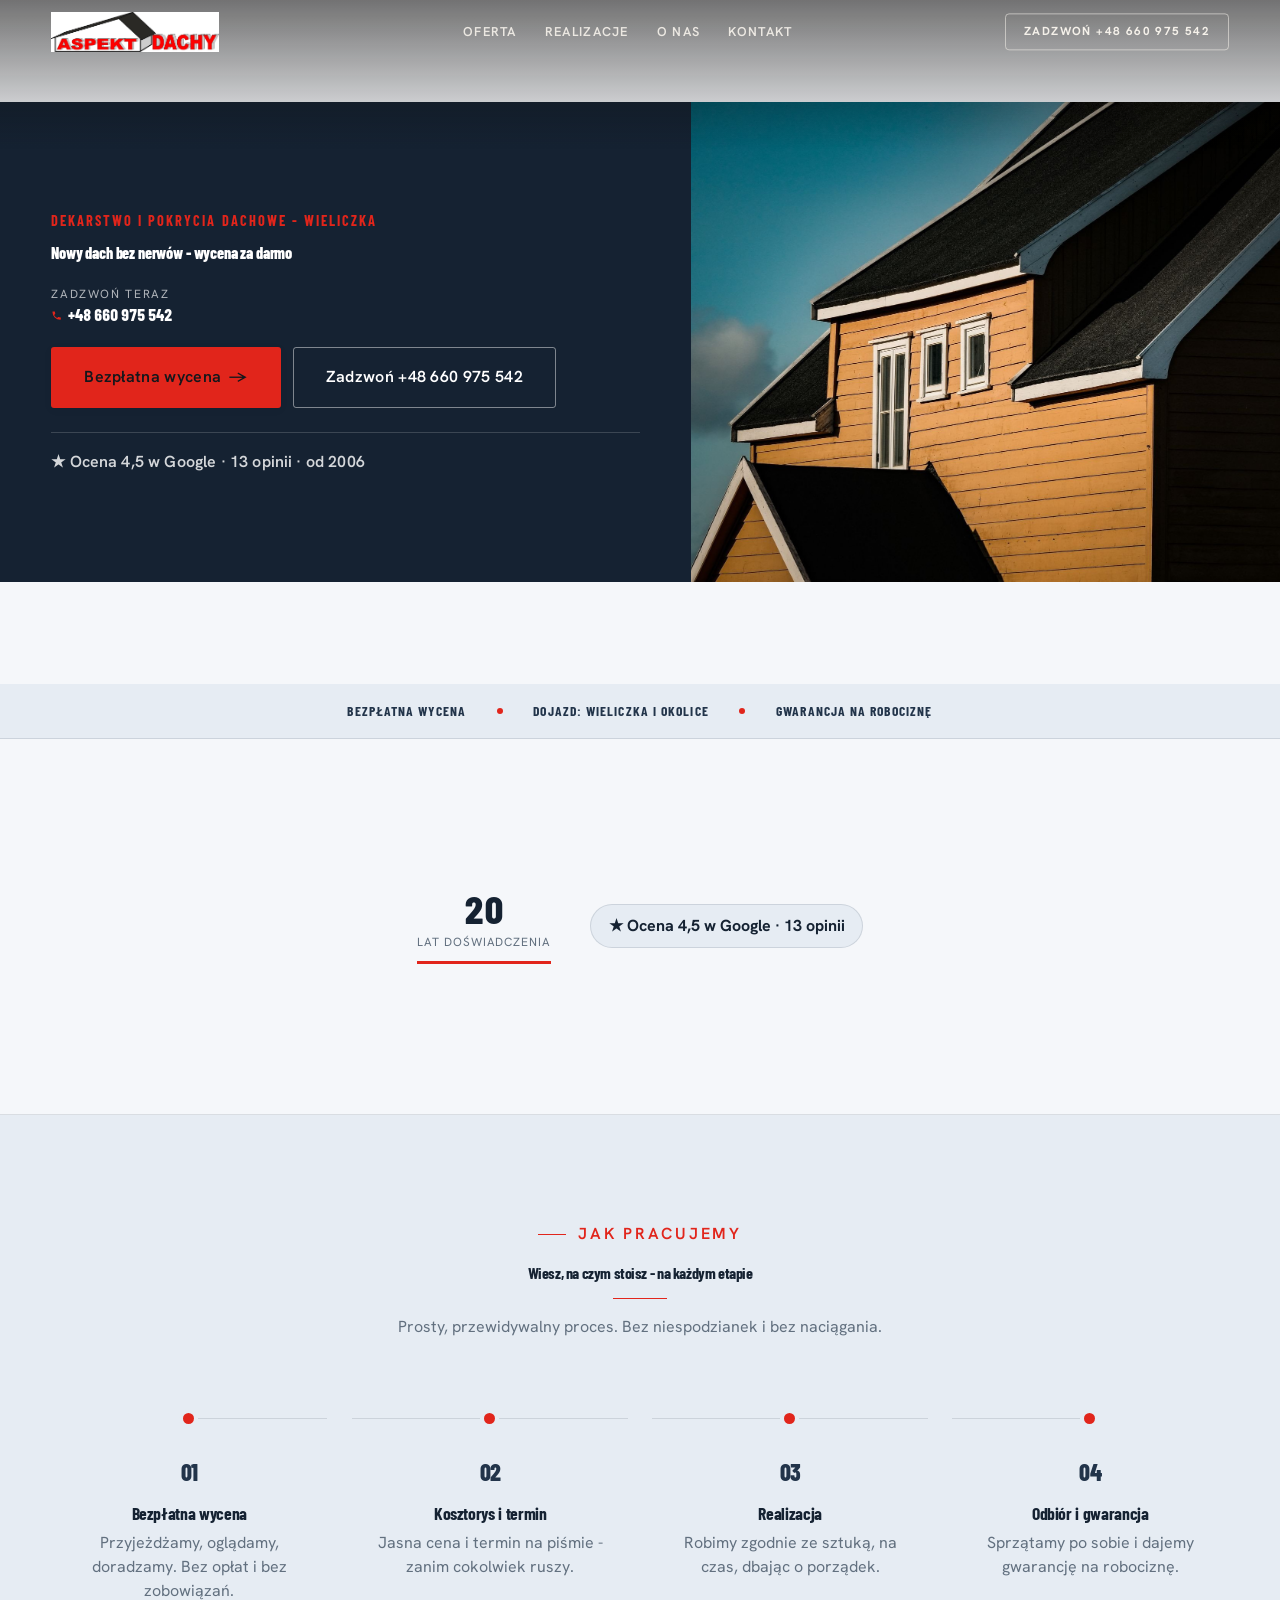
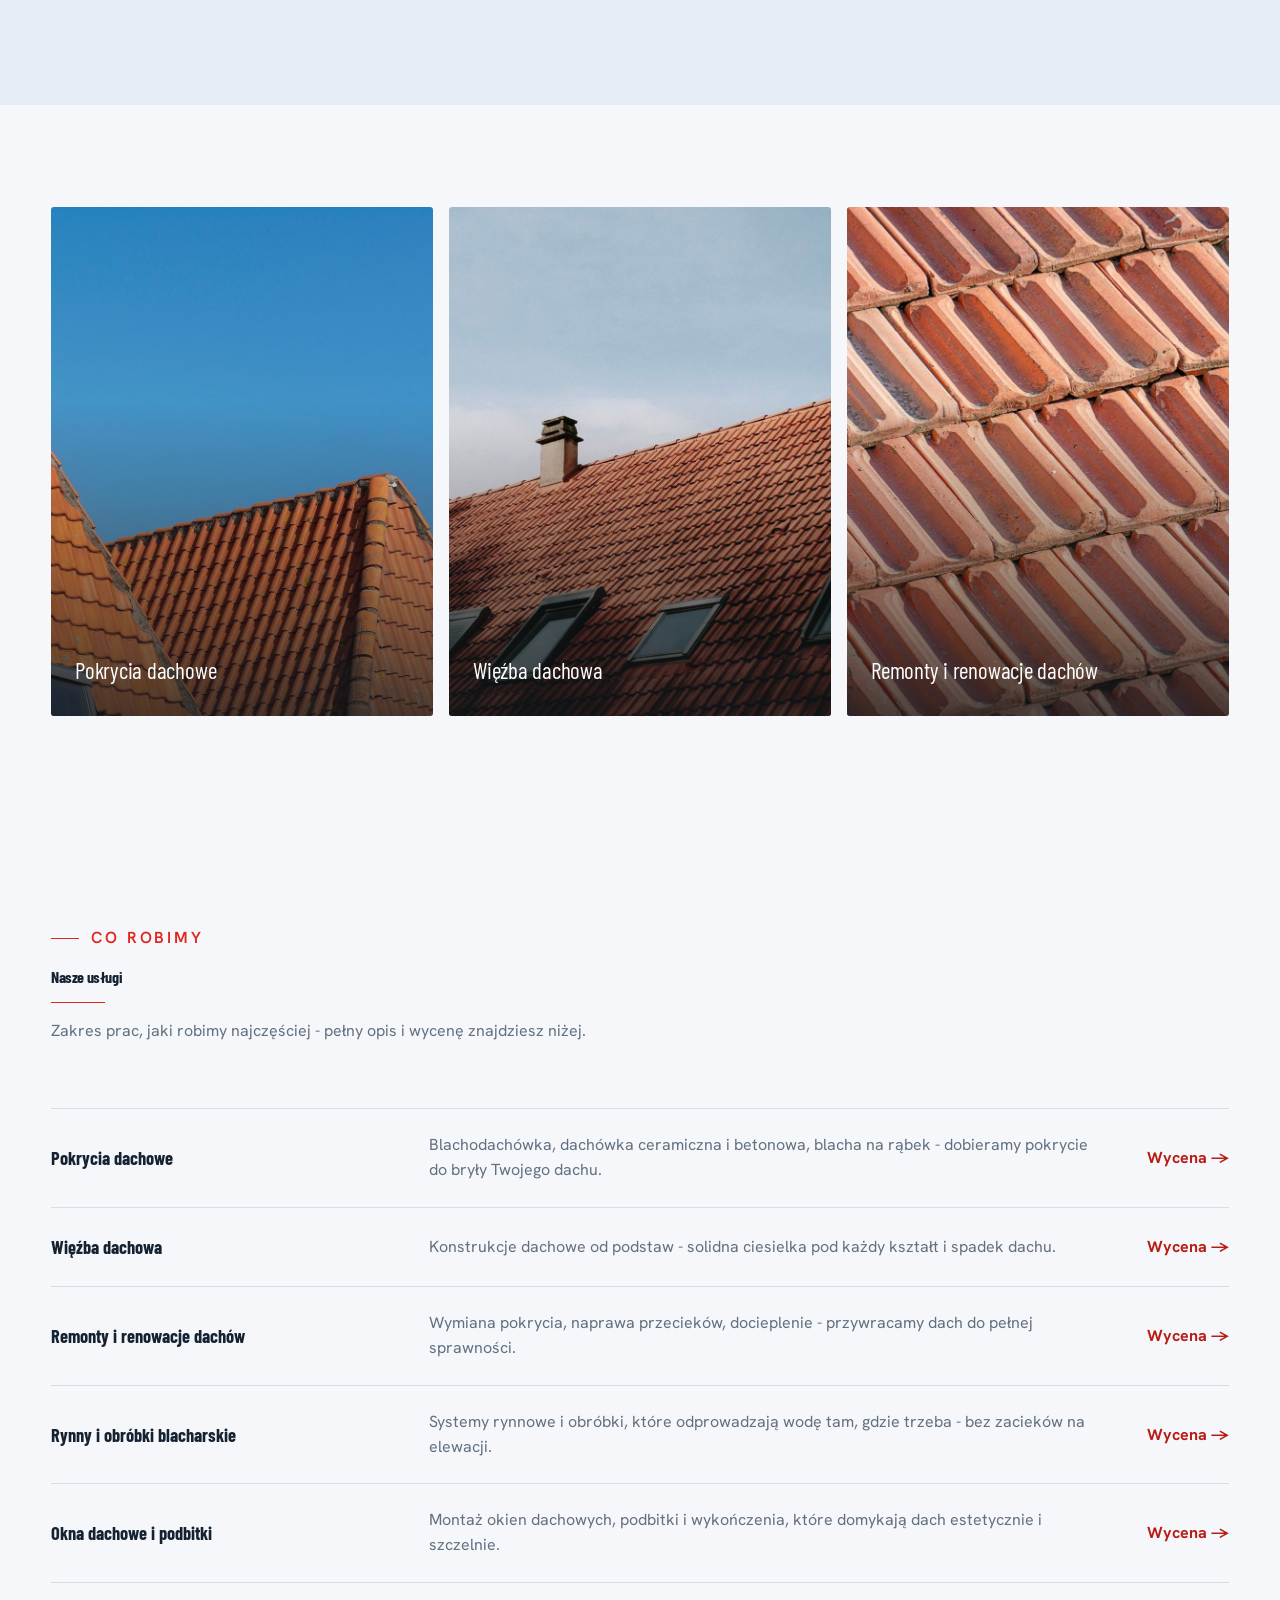
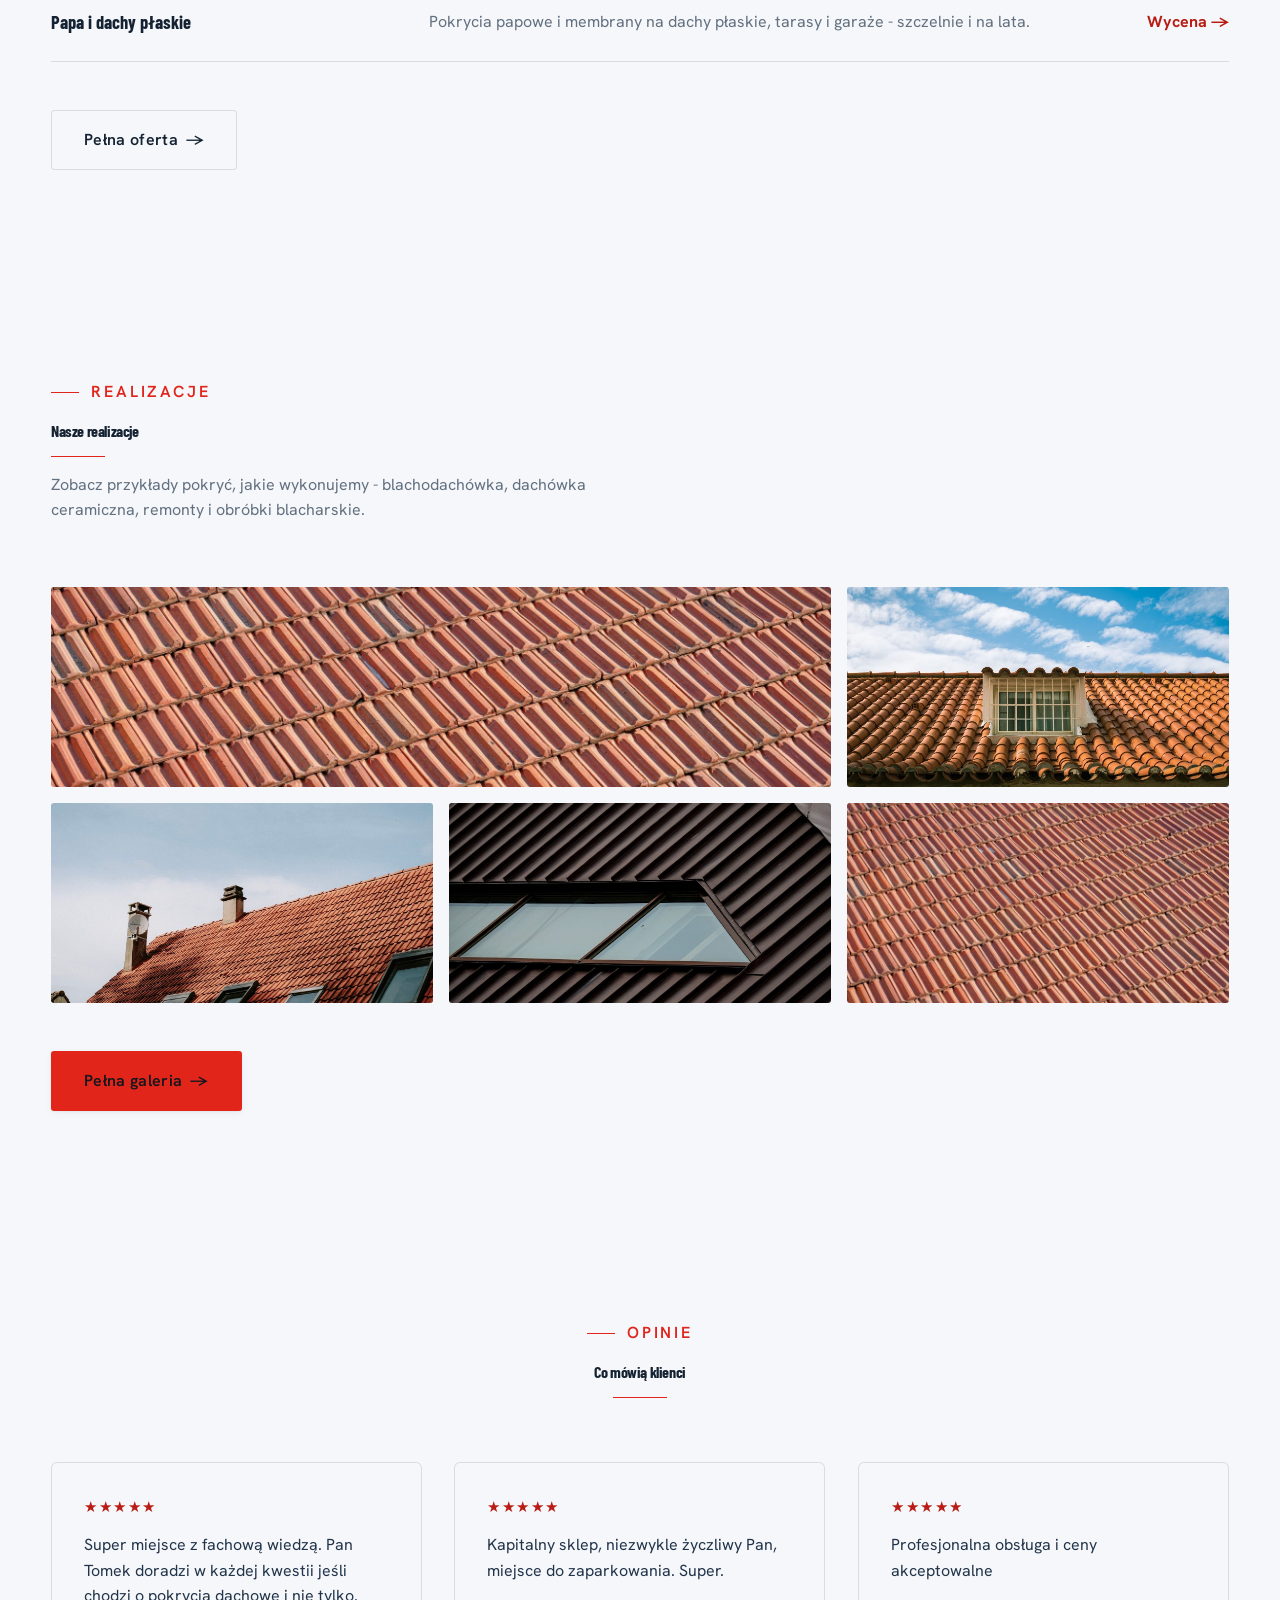
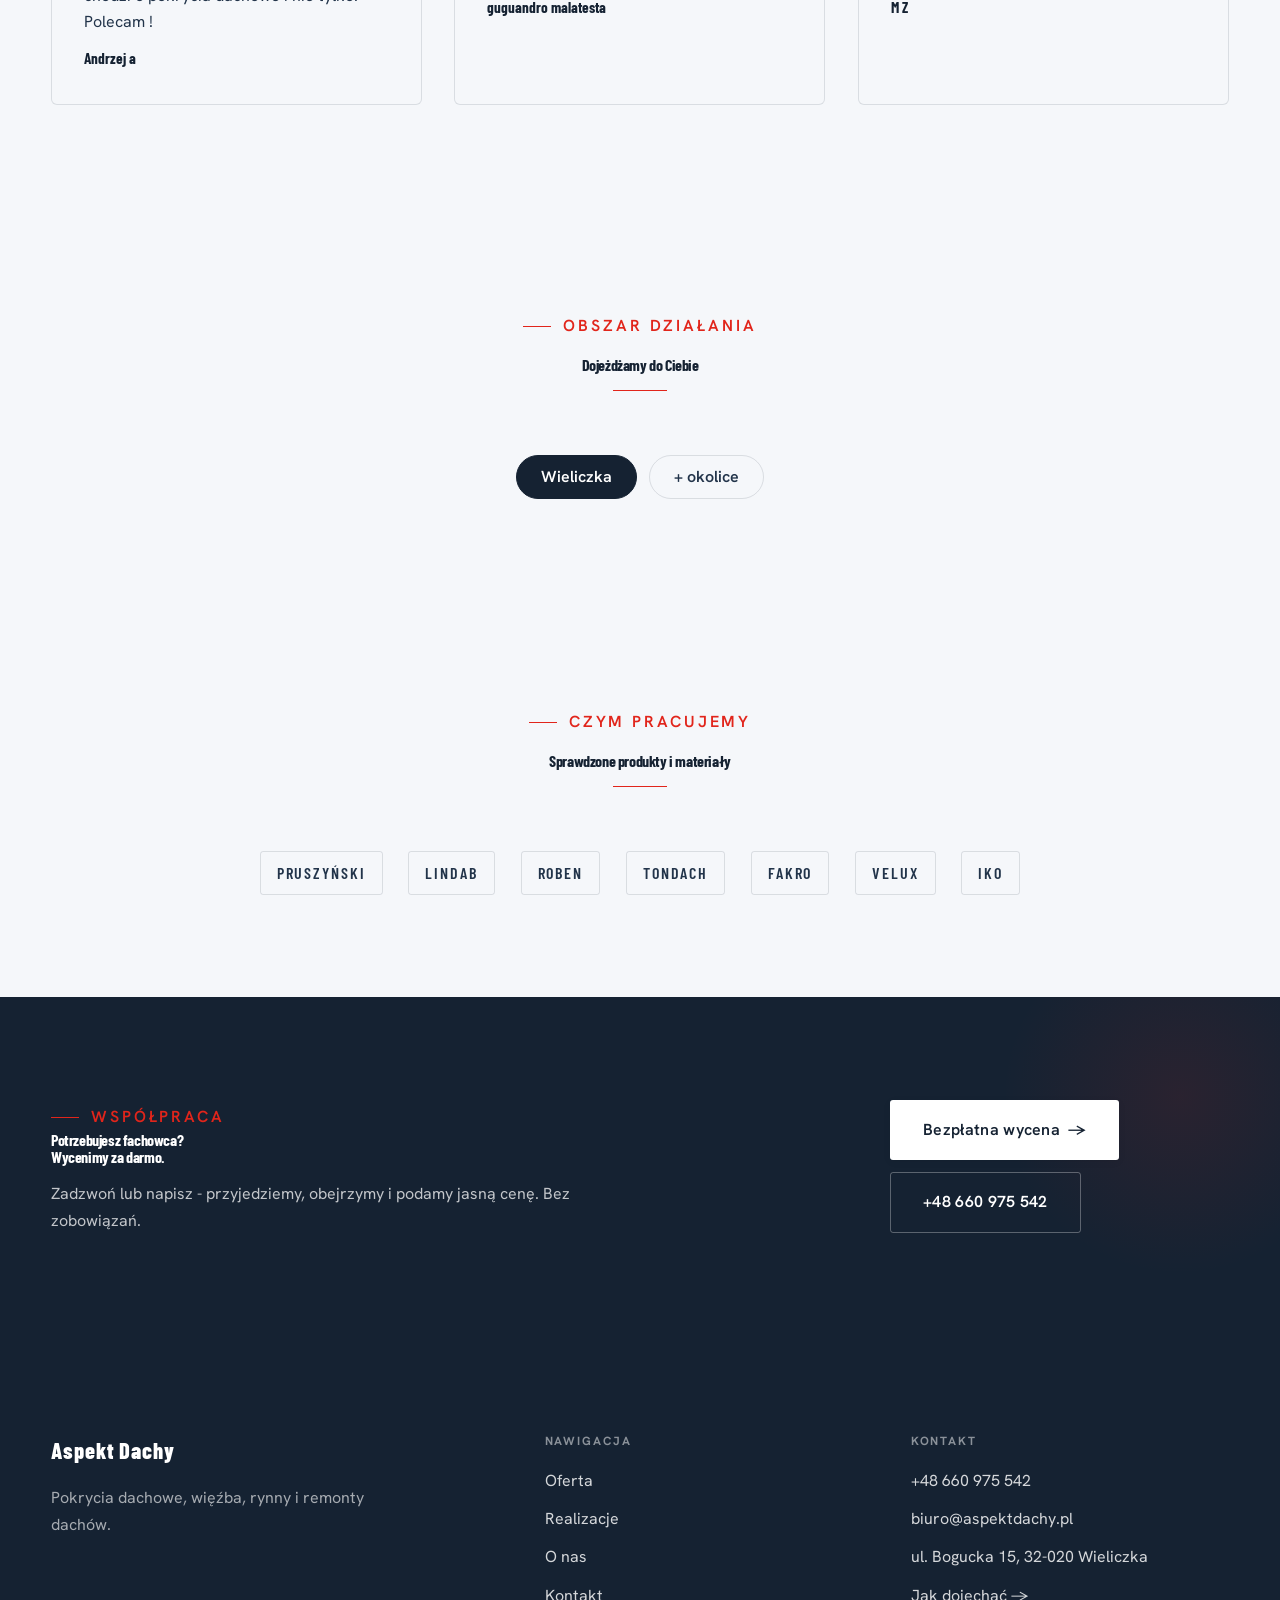
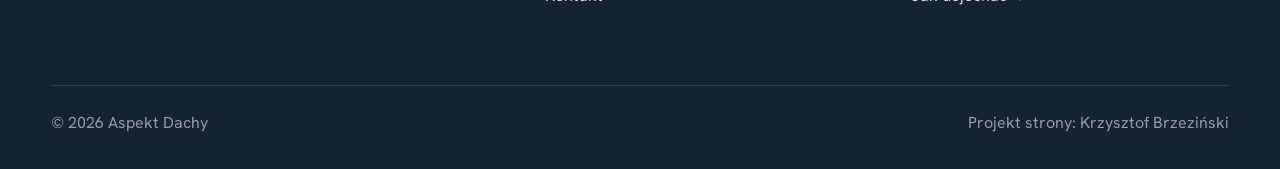
<file: index.html>
<!DOCTYPE html>
<html lang="pl">
<head>
<meta charset="UTF-8">
<meta name="viewport" content="width=device-width, initial-scale=1.0">
<title>Aspekt Dachy - Pokrycia dachowe i dekarstwo - Wieliczka</title>
<meta name="description" content="Aspekt Dachy - dekarstwo i pokrycia dachowe: blachodachówka, dachówka, więźba, rynny i remonty dachów. Bezpłatny pomiar i wycena. Zobacz nasze realizacje.">
<link rel="preconnect" href="https://fonts.googleapis.com">
<link rel="preconnect" href="https://fonts.gstatic.com" crossorigin>
<link href="https://fonts.googleapis.com/css2?family=Barlow+Condensed:wght@500;600;700&family=Hanken+Grotesk:wght@400;500;600&display=swap" rel="stylesheet">
<link rel="stylesheet" href="assets/styles.css">
</head>
<body>

<header class="nav">
  <div class="wrap nav-inner">
    <a class="brand brand-has-logo" href="index.html"><img class="brand-logo" src="img/logo.jpg" alt="Aspekt Dachy"></a>
    <nav class="nav-links">
      <a href="oferta.html">Oferta</a>
      <a href="realizacje.html">Realizacje</a>
      <a href="o-nas.html">O nas</a>
      <a href="kontakt.html">Kontakt</a>
      <a href="tel:+48660975542" class="btn btn-accent">Zadzwoń +48 660 975 542</a>
    </nav>
    <button class="nav-toggle" aria-label="Menu"><span></span><span></span><span></span></button>
  </div>
</header>

<section class="hero-fach">
  <img class="hf-photo" src="img/hero.jpg" alt="Aspekt Dachy">
  <div class="hf-panel">
      <span class="hf-kicker">Dekarstwo i pokrycia dachowe - Wieliczka</span>
      <h1 class="hf-title">Nowy dach bez nerwów - wycena za darmo</h1>
      <a class="hf-phone" href="tel:+48660975542"><span class="hf-phone-lab">Zadzwoń teraz</span><span class="hf-phone-num"><svg class="ico-tel" width="16" height="16" viewBox="0 0 24 24" fill="none" aria-hidden="true"><path d="M6.6 10.8a15.5 15.5 0 0 0 6.6 6.6l2.2-2.2a1 1 0 0 1 1-.24 11.4 11.4 0 0 0 3.6.58 1 1 0 0 1 1 1V20a1 1 0 0 1-1 1A17 17 0 0 1 3 4a1 1 0 0 1 1-1h3.5a1 1 0 0 1 1 1c0 1.25.2 2.46.58 3.6a1 1 0 0 1-.25 1l-2.23 2.2Z" fill="currentColor"/></svg> +48 660 975 542</span></a>
      <div class="hf-actions">
        <a href="kontakt.html" class="btn btn-accent">Bezpłatna wycena <span class="arr">→</span></a>
        <a href="tel:+48660975542" class="btn btn-ghost hf-ghost">Zadzwoń +48 660 975 542</a>
      </div>
      <div class="hf-trust">★ Ocena 4,5 w Google · 13 opinii · od 2006</div>
  </div>
</section>
<section class="fach-promise">
  <div class="wrap">
    <ul class="fp-row reveal"><li>Bezpłatna wycena</li><li>Dojazd: Wieliczka i okolice</li><li>Gwarancja na robociznę</li></ul>
  </div>
</section>
<section class="trust-bar">
  <div class="wrap">
    <div class="tb-stats">
      <div class="tb-stat reveal"><span class="tb-num">20</span><span class="tb-lab">lat doświadczenia</span></div>
    </div>
    <div class="tb-google reveal">★ Ocena 4,5 w Google · 13 opinii</div>
  </div>
</section>
<section class="proces fachowcy">
  <div class="wrap">
    <div class="head center reveal">
      <span class="eyebrow">Jak pracujemy</span>
      <h2>Wiesz, na czym stoisz - na każdym etapie</h2>
      <p>Prosty, przewidywalny proces. Bez niespodzianek i bez naciągania.</p>
    </div>
    <ol class="proces-line">
      <li class="reveal"><span class="pno">01</span><h3>Bezpłatna wycena</h3><p>Przyjeżdżamy, oglądamy, doradzamy. Bez opłat i bez zobowiązań.</p></li>
      <li class="reveal"><span class="pno">02</span><h3>Kosztorys i termin</h3><p>Jasna cena i termin na piśmie - zanim cokolwiek ruszy.</p></li>
      <li class="reveal"><span class="pno">03</span><h3>Realizacja</h3><p>Robimy zgodnie ze sztuką, na czas, dbając o porządek.</p></li>
      <li class="reveal"><span class="pno">04</span><h3>Odbiór i gwarancja</h3><p>Sprzątamy po sobie i dajemy gwarancję na robociznę.</p></li>
    </ol>
  </div>
</section>
<section class="gateways-band">
  <div class="wrap">
    <div class="gateways">
      <a href="oferta.html" class="gateway reveal"><img src="img/g1.jpg" alt="Pokrycia dachowe" loading="lazy"><span class="g-ttl">Pokrycia dachowe</span></a>
      <a href="oferta.html" class="gateway reveal"><img src="img/g2.jpg" alt="Więźba dachowa" loading="lazy"><span class="g-ttl">Więźba dachowa</span></a>
      <a href="oferta.html" class="gateway reveal"><img src="img/g3.jpg" alt="Remonty i renowacje dachów" loading="lazy"><span class="g-ttl">Remonty i renowacje dachów</span></a>
    </div>
  </div>
</section>
<section class="fach-uslugi">
  <div class="wrap">
    <div class="head reveal">
      <span class="eyebrow">Co robimy</span>
      <h2>Nasze usługi</h2>
      <p>Zakres prac, jaki robimy najczęściej - pełny opis i wycenę znajdziesz niżej.</p>
    </div>
    <ul class="fu-list">
      <li class="fu-row reveal"><div class="fu-name">Pokrycia dachowe</div><div class="fu-desc">Blachodachówka, dachówka ceramiczna i betonowa, blacha na rąbek - dobieramy pokrycie do bryły Twojego dachu.</div><a class="fu-cta" href="kontakt.html">Wycena <span class="arr">→</span></a></li>
      <li class="fu-row reveal"><div class="fu-name">Więźba dachowa</div><div class="fu-desc">Konstrukcje dachowe od podstaw - solidna ciesielka pod każdy kształt i spadek dachu.</div><a class="fu-cta" href="kontakt.html">Wycena <span class="arr">→</span></a></li>
      <li class="fu-row reveal"><div class="fu-name">Remonty i renowacje dachów</div><div class="fu-desc">Wymiana pokrycia, naprawa przecieków, docieplenie - przywracamy dach do pełnej sprawności.</div><a class="fu-cta" href="kontakt.html">Wycena <span class="arr">→</span></a></li>
      <li class="fu-row reveal"><div class="fu-name">Rynny i obróbki blacharskie</div><div class="fu-desc">Systemy rynnowe i obróbki, które odprowadzają wodę tam, gdzie trzeba - bez zacieków na elewacji.</div><a class="fu-cta" href="kontakt.html">Wycena <span class="arr">→</span></a></li>
      <li class="fu-row reveal"><div class="fu-name">Okna dachowe i podbitki</div><div class="fu-desc">Montaż okien dachowych, podbitki i wykończenia, które domykają dach estetycznie i szczelnie.</div><a class="fu-cta" href="kontakt.html">Wycena <span class="arr">→</span></a></li>
      <li class="fu-row reveal"><div class="fu-name">Papa i dachy płaskie</div><div class="fu-desc">Pokrycia papowe i membrany na dachy płaskie, tarasy i garaże - szczelnie i na lata.</div><a class="fu-cta" href="kontakt.html">Wycena <span class="arr">→</span></a></li>
    </ul>
    <div style="margin-top:var(--space-7)" class="reveal"><a href="oferta.html" class="btn btn-ghost">Pełna oferta <span class="arr">→</span></a></div>
  </div>
</section>
<section>
  <div class="wrap">
    <div class="head reveal">
      <span class="eyebrow">Realizacje</span>
      <h2>Nasze realizacje</h2>
      <p>Zobacz przykłady pokryć, jakie wykonujemy - blachodachówka, dachówka ceramiczna, remonty i obróbki blacharskie.</p>
    </div>
    <div class="gallery">
      <div class="tile t-two3 reveal"><img src="img/g4.jpg" alt="Aspekt Dachy" loading="lazy"></div>
      <div class="tile t-third reveal"><img src="img/g5.jpg" alt="Aspekt Dachy" loading="lazy"></div>
      <div class="tile t-third reveal"><img src="img/g6.jpg" alt="Aspekt Dachy" loading="lazy"></div>
      <div class="tile t-third reveal"><img src="img/g7.jpg" alt="Aspekt Dachy" loading="lazy"></div>
      <div class="tile t-third reveal"><img src="img/g8.jpg" alt="Aspekt Dachy" loading="lazy"></div>
    </div>
    <div style="margin-top:var(--space-7)" class="reveal"><a href="realizacje.html" class="btn btn-accent">Pełna galeria <span class="arr">→</span></a></div>
  </div>
</section>
<section class="opinie">
  <div class="wrap">
    <div class="head center reveal">
      <span class="eyebrow">Opinie</span>
      <h2>Co mówią klienci</h2>
    </div>
    <div class="opinie-grid">
      <figure class="op-card reveal"><span class="op-star">★★★★★</span><blockquote>Super miejsce z fachową wiedzą. Pan Tomek doradzi w każdej kwestii jeśli chodzi o pokrycia dachowe i nie tylko. Polecam !</blockquote><span class="op-autor">Andrzej a</span></figure>
      <figure class="op-card reveal"><span class="op-star">★★★★★</span><blockquote>Kapitalny sklep, niezwykle życzliwy Pan, miejsce do zaparkowania. Super.</blockquote><span class="op-autor">guguandro malatesta</span></figure>
      <figure class="op-card reveal"><span class="op-star">★★★★★</span><blockquote>Profesjonalna obsługa i ceny akceptowalne</blockquote><span class="op-autor">M Z</span></figure>
    </div>
  </div>
</section>
<section class="obszar">
  <div class="wrap">
    <div class="head center reveal">
      <span class="eyebrow">Obszar działania</span>
      <h2>Dojeżdżamy do Ciebie</h2>
    </div>
    <ul class="obszar-list reveal"><li class="is-home">Wieliczka</li><li>+ okolice</li></ul>
  </div>
</section>
<section class="auto-marki">
  <div class="wrap">
    <div class="head center reveal">
      <span class="eyebrow">Czym pracujemy</span>
      <h2>Sprawdzone produkty i materiały</h2>
    </div>
    <ul class="marki-list reveal"><li>Pruszyński</li><li>Lindab</li><li>Roben</li><li>Tondach</li><li>Fakro</li><li>Velux</li><li>IKO</li></ul>
  </div>
</section>
<section class="cta">
  <div class="wrap">
    <div class="reveal">
      <span class="eyebrow">Współpraca</span>
      <h2>Potrzebujesz fachowca? Wycenimy za darmo.</h2>
      <p>Zadzwoń lub napisz - przyjedziemy, obejrzymy i podamy jasną cenę. Bez zobowiązań.</p>
    </div>
    <div class="cta-actions reveal">
      <a href="kontakt.html" class="btn btn-light">Bezpłatna wycena <span class="arr">→</span></a>
      <a href="tel:+48660975542" class="btn btn-ghost" style="color:#fff;border-color:rgba(255,255,255,.3)">+48 660 975 542</a>
    </div>
  </div>
</section>

<footer>
  <div class="wrap">
    <div class="foot-grid">
      <div class="foot-brand">
        <div class="name">Aspekt Dachy</div>
        <p>Pokrycia dachowe, więźba, rynny i remonty dachów.</p>
      </div>
      <div class="foot-col">
        <h4>Nawigacja</h4>
        <a href="oferta.html">Oferta</a>
        <a href="realizacje.html">Realizacje</a>
        <a href="o-nas.html">O nas</a>
        <a href="kontakt.html">Kontakt</a>
      </div>
      <div class="foot-col">
        <h4>Kontakt</h4>
        <a href="tel:+48660975542">+48 660 975 542</a>
        <a href="mailto:biuro@aspektdachy.pl">biuro@aspektdachy.pl</a>
        <p>ul. Bogucka 15, 32-020 Wieliczka</p>
        <a href="https://maps.google.com/?cid=6019975971196634363&g_mp=CiVnb29nbGUubWFwcy5wbGFjZXMudjEuUGxhY2VzLkdldFBsYWNlEAIYBCAA" target="_blank" rel="noopener">Jak dojechać →</a>
      </div>
    </div>
    <div class="foot-bot">
      <span>© 2026 Aspekt Dachy</span>
      <span>Projekt strony: Krzysztof Brzeziński</span>
    </div>
  </div>
</footer>
<div class="sticky-call"><a class="sc-call" href="tel:+48660975542"><svg class="ico-tel" width="16" height="16" viewBox="0 0 24 24" fill="none" aria-hidden="true"><path d="M6.6 10.8a15.5 15.5 0 0 0 6.6 6.6l2.2-2.2a1 1 0 0 1 1-.24 11.4 11.4 0 0 0 3.6.58 1 1 0 0 1 1 1V20a1 1 0 0 1-1 1A17 17 0 0 1 3 4a1 1 0 0 1 1-1h3.5a1 1 0 0 1 1 1c0 1.25.2 2.46.58 3.6a1 1 0 0 1-.25 1l-2.23 2.2Z" fill="currentColor"/></svg> Zadzwoń</a><a class="sc-quote" href="kontakt.html">Bezpłatna wycena</a></div>

<script src="assets/main.js"></script>
</body>
</html>
</file>
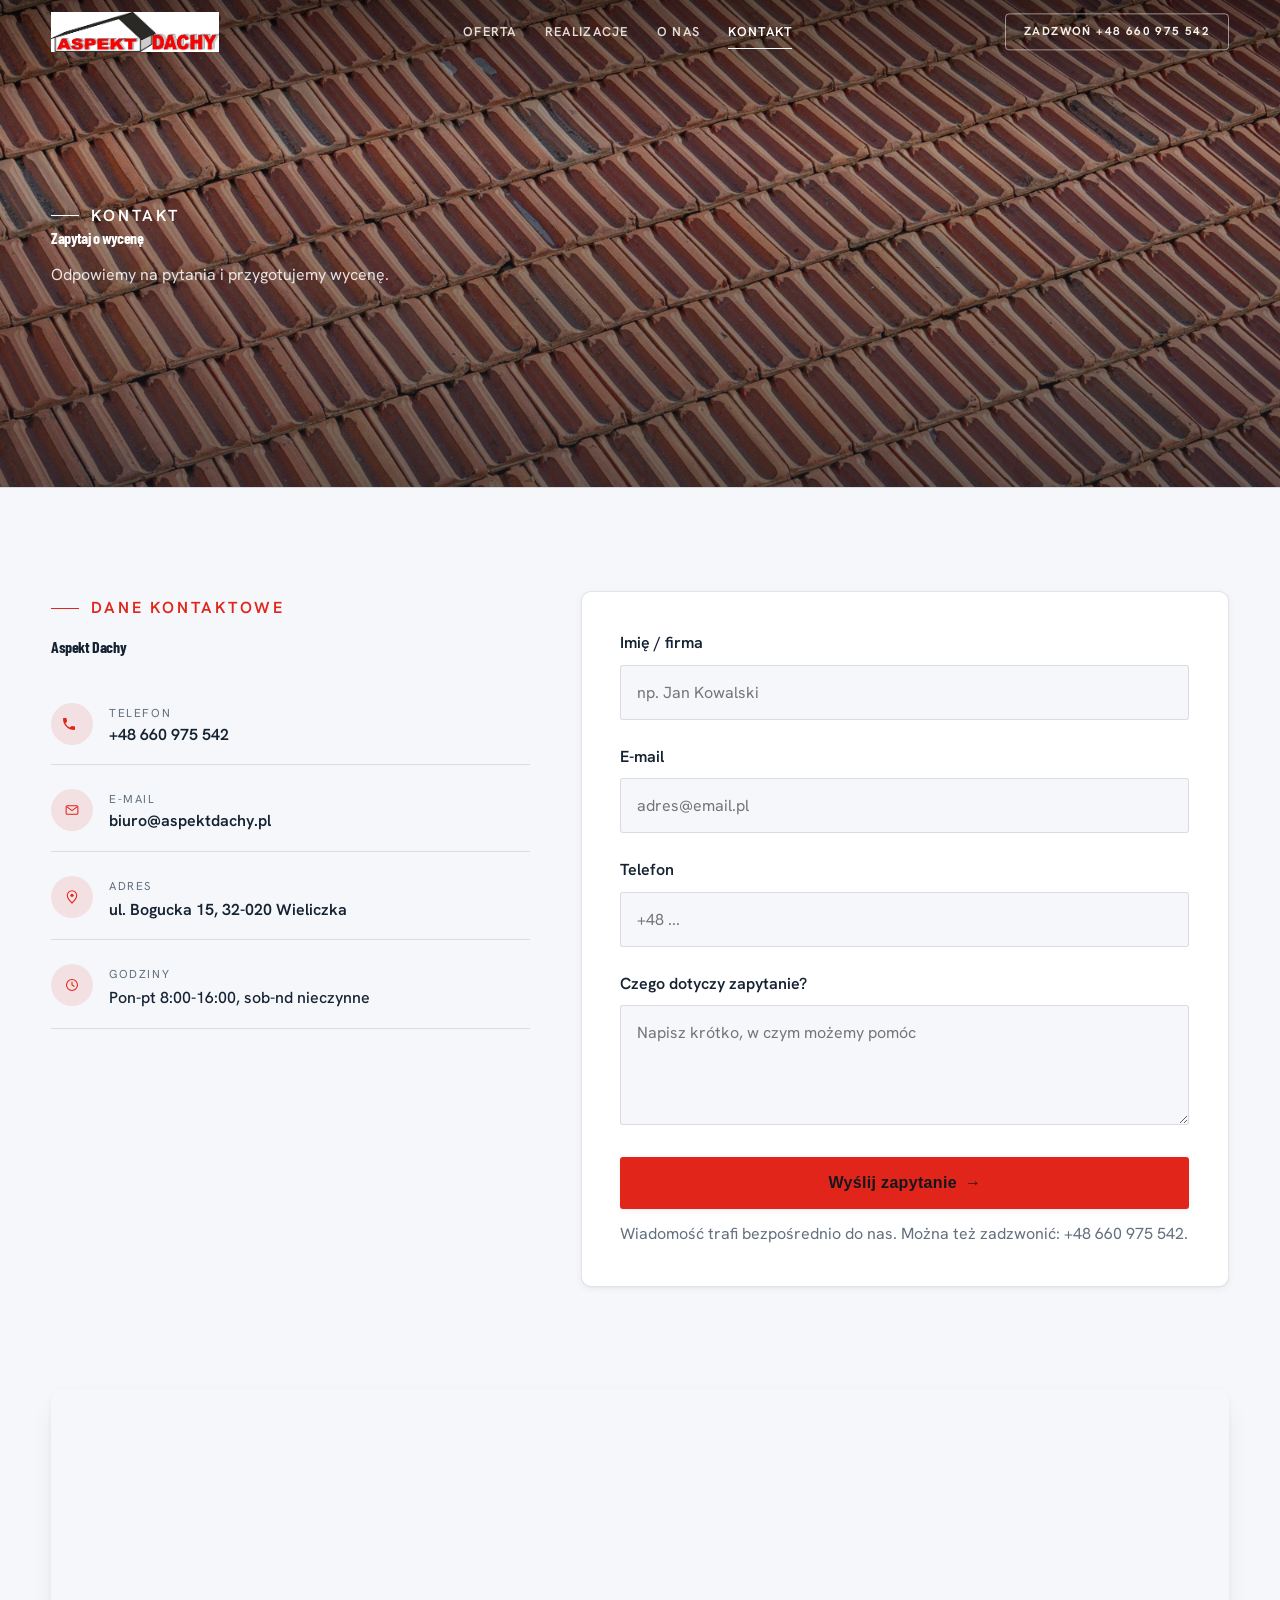
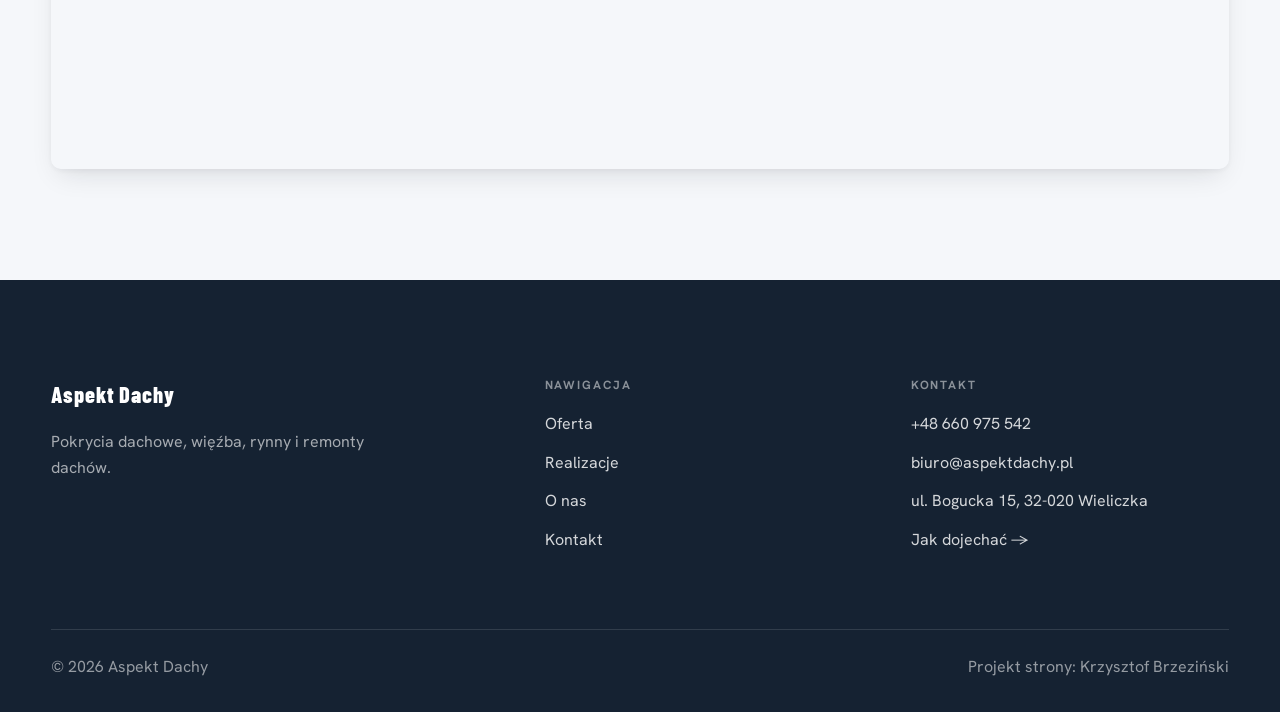
<file: kontakt.html>
<!DOCTYPE html>
<html lang="pl">
<head>
<meta charset="UTF-8">
<meta name="viewport" content="width=device-width, initial-scale=1.0">
<title>Kontakt - Aspekt Dachy</title>
<meta name="description" content="Kontakt Aspekt Dachy - ul. Bogucka 15, 32-020 Wieliczka">
<link rel="preconnect" href="https://fonts.googleapis.com">
<link rel="preconnect" href="https://fonts.gstatic.com" crossorigin>
<link href="https://fonts.googleapis.com/css2?family=Barlow+Condensed:wght@500;600;700&family=Hanken+Grotesk:wght@400;500;600&display=swap" rel="stylesheet">
<link rel="stylesheet" href="assets/styles.css">
</head>
<body>

<header class="nav">
  <div class="wrap nav-inner">
    <a class="brand brand-has-logo" href="index.html"><img class="brand-logo" src="img/logo.jpg" alt="Aspekt Dachy"></a>
    <nav class="nav-links">
      <a href="oferta.html">Oferta</a>
      <a href="realizacje.html">Realizacje</a>
      <a href="o-nas.html">O nas</a>
      <a href="kontakt.html" class="active">Kontakt</a>
      <a href="tel:+48660975542" class="btn btn-accent">Zadzwoń +48 660 975 542</a>
    </nav>
    <button class="nav-toggle" aria-label="Menu"><span></span><span></span><span></span></button>
  </div>
</header>

<section class="pagehead">
  <img src="img/g4.jpg" alt="Aspekt Dachy - Zapytaj o wycenę">
  <div class="wrap">
    <span class="eyebrow">Kontakt</span>
    <h1>Zapytaj o wycenę</h1>
    <p>Odpowiemy na pytania i przygotujemy wycenę.</p>
  </div>
</section>
<section>
  <div class="wrap contact-grid">
    <div class="reveal">
      <span class="eyebrow">Dane kontaktowe</span>
      <h2 style="margin:var(--space-4) 0 var(--space-6)">Aspekt Dachy</h2>
      <div class="info-list">
        <div class="info-row"><div class="ic"><svg class="ico-tel" width="16" height="16" viewBox="0 0 24 24" fill="none" aria-hidden="true"><path d="M6.6 10.8a15.5 15.5 0 0 0 6.6 6.6l2.2-2.2a1 1 0 0 1 1-.24 11.4 11.4 0 0 0 3.6.58 1 1 0 0 1 1 1V20a1 1 0 0 1-1 1A17 17 0 0 1 3 4a1 1 0 0 1 1-1h3.5a1 1 0 0 1 1 1c0 1.25.2 2.46.58 3.6a1 1 0 0 1-.25 1l-2.23 2.2Z" fill="currentColor"/></svg></div><div><div class="lbl">Telefon</div><a class="val" href="tel:+48660975542">+48 660 975 542</a></div></div>
        <div class="info-row"><div class="ic"><svg class="ico-mail" width="16" height="16" viewBox="0 0 24 24" fill="none" aria-hidden="true"><rect x="3.2" y="5.5" width="17.6" height="13" rx="1.6" stroke="currentColor" stroke-width="1.6"/><path d="M4 7l8 6 8-6" stroke="currentColor" stroke-width="1.6" stroke-linecap="round" stroke-linejoin="round"/></svg></div><div><div class="lbl">E-mail</div><a class="val" href="mailto:biuro@aspektdachy.pl">biuro@aspektdachy.pl</a></div></div>
        <div class="info-row"><div class="ic"><svg class="ico-pin" width="16" height="16" viewBox="0 0 24 24" fill="none" aria-hidden="true"><path d="M12 21s7-6.1 7-11.5A7 7 0 0 0 5 9.5C5 14.9 12 21 12 21Z" stroke="currentColor" stroke-width="1.6" fill="none"/><circle cx="12" cy="9.5" r="2.4" fill="currentColor"/></svg></div><div><div class="lbl">Adres</div><div class="val">ul. Bogucka 15, 32-020 Wieliczka</div></div></div>
        <div class="info-row"><div class="ic"><svg class="ico-clock" width="16" height="16" viewBox="0 0 24 24" fill="none" aria-hidden="true"><circle cx="12" cy="12" r="8.2" stroke="currentColor" stroke-width="1.6"/><path d="M12 7.5V12l3.2 1.9" stroke="currentColor" stroke-width="1.6" stroke-linecap="round"/></svg></div><div><div class="lbl">Godziny</div><div class="val" style="font-weight:500">Pon-pt 8:00-16:00, sob-nd nieczynne</div></div></div>
      </div>
    </div>
    <div class="reveal">
      <form class="form" action="https://formsubmit.co/biuro@aspektdachy.pl" method="POST">
        <input type="hidden" name="_subject" value="Zapytanie ze strony Aspekt Dachy">
        <input type="hidden" name="_captcha" value="false">
        <input type="hidden" name="_template" value="table">
        <div class="fld"><label for="name">Imię / firma</label><input id="name" name="name" type="text" placeholder="np. Jan Kowalski" required></div>
        <div class="fld"><label for="email">E-mail</label><input id="email" name="email" type="email" placeholder="adres@email.pl" required></div>
        <div class="fld"><label for="phone">Telefon</label><input id="phone" name="phone" type="tel" placeholder="+48 ..."></div>
        <div class="fld"><label for="msg">Czego dotyczy zapytanie?</label><textarea id="msg" name="message" placeholder="Napisz krótko, w czym możemy pomóc" required></textarea></div>
        <button type="submit" class="btn btn-accent" style="width:100%;justify-content:center">Wyślij zapytanie <span class="arr">→</span></button>
        <p class="note">Wiadomość trafi bezpośrednio do nas. Można też zadzwonić: +48 660 975 542.</p>
      </form>
    </div>
  </div>
</section>
<section style="padding-top:0">
  <div class="wrap reveal">
    <iframe class="map" title="Aspekt Dachy - Wieliczka" src="https://maps.google.com/maps?q=Aspekt%20Dachy%20Wieliczka&z=15&output=embed" loading="lazy" referrerpolicy="no-referrer-when-downgrade"></iframe>
  </div>
</section>

<footer>
  <div class="wrap">
    <div class="foot-grid">
      <div class="foot-brand">
        <div class="name">Aspekt Dachy</div>
        <p>Pokrycia dachowe, więźba, rynny i remonty dachów.</p>
      </div>
      <div class="foot-col">
        <h4>Nawigacja</h4>
        <a href="oferta.html">Oferta</a>
        <a href="realizacje.html">Realizacje</a>
        <a href="o-nas.html">O nas</a>
        <a href="kontakt.html">Kontakt</a>
      </div>
      <div class="foot-col">
        <h4>Kontakt</h4>
        <a href="tel:+48660975542">+48 660 975 542</a>
        <a href="mailto:biuro@aspektdachy.pl">biuro@aspektdachy.pl</a>
        <p>ul. Bogucka 15, 32-020 Wieliczka</p>
        <a href="https://maps.google.com/?cid=6019975971196634363&g_mp=CiVnb29nbGUubWFwcy5wbGFjZXMudjEuUGxhY2VzLkdldFBsYWNlEAIYBCAA" target="_blank" rel="noopener">Jak dojechać →</a>
      </div>
    </div>
    <div class="foot-bot">
      <span>© 2026 Aspekt Dachy</span>
      <span>Projekt strony: Krzysztof Brzeziński</span>
    </div>
  </div>
</footer>
<div class="sticky-call"><a class="sc-call" href="tel:+48660975542"><svg class="ico-tel" width="16" height="16" viewBox="0 0 24 24" fill="none" aria-hidden="true"><path d="M6.6 10.8a15.5 15.5 0 0 0 6.6 6.6l2.2-2.2a1 1 0 0 1 1-.24 11.4 11.4 0 0 0 3.6.58 1 1 0 0 1 1 1V20a1 1 0 0 1-1 1A17 17 0 0 1 3 4a1 1 0 0 1 1-1h3.5a1 1 0 0 1 1 1c0 1.25.2 2.46.58 3.6a1 1 0 0 1-.25 1l-2.23 2.2Z" fill="currentColor"/></svg> Zadzwoń</a><a class="sc-quote" href="kontakt.html">Bezpłatna wycena</a></div>

<script src="assets/main.js"></script>
</body>
</html>
</file>
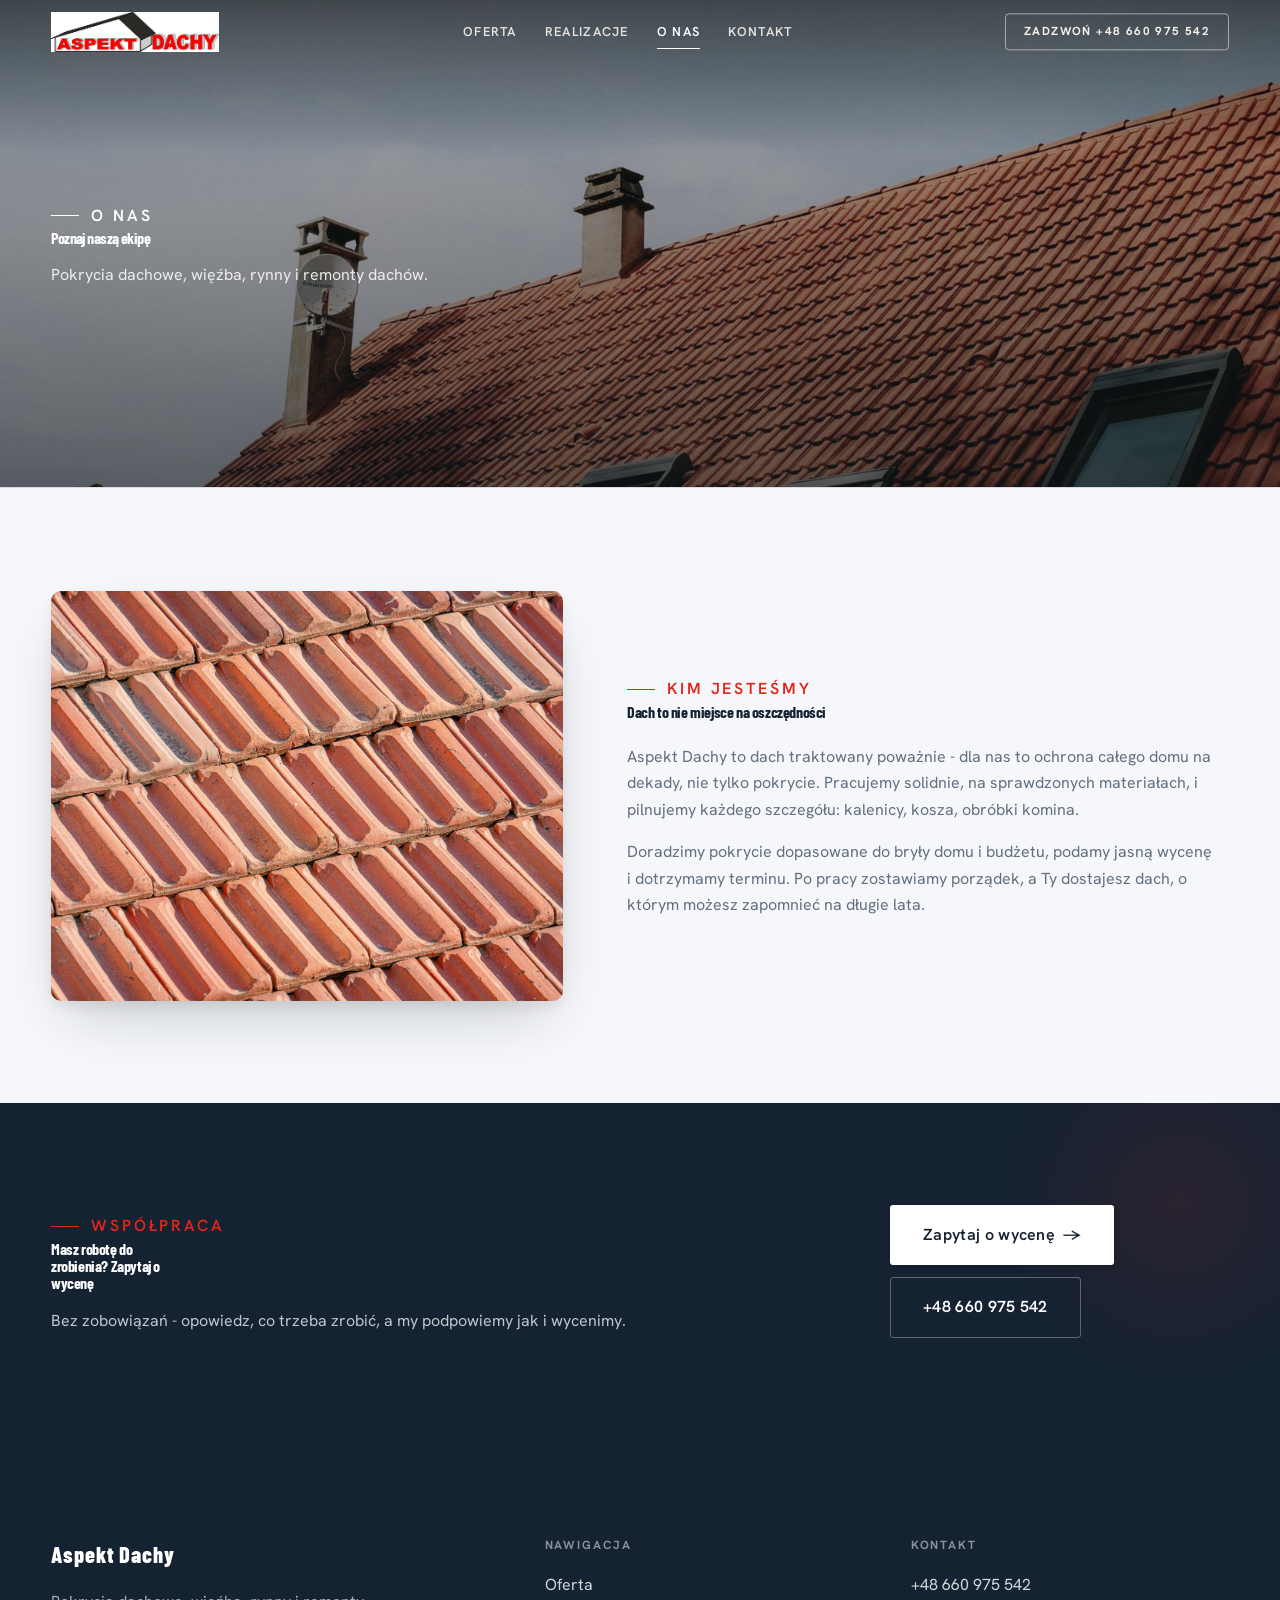
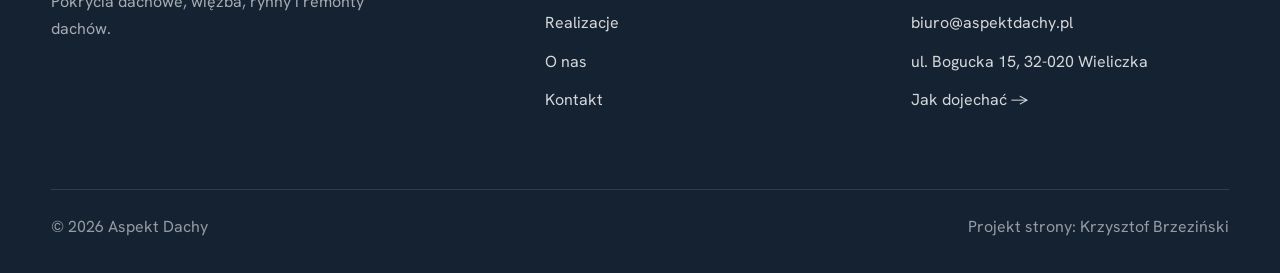
<file: o-nas.html>
<!DOCTYPE html>
<html lang="pl">
<head>
<meta charset="UTF-8">
<meta name="viewport" content="width=device-width, initial-scale=1.0">
<title>O nas - Aspekt Dachy</title>
<meta name="description" content="Aspekt Dachy - dekarstwo i pokrycia dachowe: blachodachówka, dachówka, więźba, rynny i remonty dachów. Bezpłatny pomiar i wycena. Zobacz nasze realizacje.">
<link rel="preconnect" href="https://fonts.googleapis.com">
<link rel="preconnect" href="https://fonts.gstatic.com" crossorigin>
<link href="https://fonts.googleapis.com/css2?family=Barlow+Condensed:wght@500;600;700&family=Hanken+Grotesk:wght@400;500;600&display=swap" rel="stylesheet">
<link rel="stylesheet" href="assets/styles.css">
</head>
<body>

<header class="nav">
  <div class="wrap nav-inner">
    <a class="brand brand-has-logo" href="index.html"><img class="brand-logo" src="img/logo.jpg" alt="Aspekt Dachy"></a>
    <nav class="nav-links">
      <a href="oferta.html">Oferta</a>
      <a href="realizacje.html">Realizacje</a>
      <a href="o-nas.html" class="active">O nas</a>
      <a href="kontakt.html">Kontakt</a>
      <a href="tel:+48660975542" class="btn btn-accent">Zadzwoń +48 660 975 542</a>
    </nav>
    <button class="nav-toggle" aria-label="Menu"><span></span><span></span><span></span></button>
  </div>
</header>

<section class="pagehead">
  <img src="img/g2.jpg" alt="Aspekt Dachy - Poznaj naszą ekipę">
  <div class="wrap">
    <span class="eyebrow">O nas</span>
    <h1>Poznaj naszą ekipę</h1>
    <p>Pokrycia dachowe, więźba, rynny i remonty dachów.</p>
  </div>
</section>
<section>
  <div class="wrap split">
    <div class="split-art reveal"><img src="img/g3.jpg" alt="Aspekt Dachy" loading="lazy"></div>
    <div class="split-copy reveal">
      <span class="eyebrow">Kim jesteśmy</span>
      <h2>Dach to nie miejsce na oszczędności</h2>
      <p class="muted">Aspekt Dachy to dach traktowany poważnie - dla nas to ochrona całego domu na dekady, nie tylko pokrycie. Pracujemy solidnie, na sprawdzonych materiałach, i pilnujemy każdego szczegółu: kalenicy, kosza, obróbki komina.</p>
      <p class="muted">Doradzimy pokrycie dopasowane do bryły domu i budżetu, podamy jasną wycenę i dotrzymamy terminu. Po pracy zostawiamy porządek, a Ty dostajesz dach, o którym możesz zapomnieć na długie lata.</p>
    </div>
  </div>
</section>


<section class="cta">
  <div class="wrap">
    <div class="reveal">
      <span class="eyebrow">Współpraca</span>
      <h2>Masz robotę do zrobienia? Zapytaj o wycenę</h2>
      <p>Bez zobowiązań - opowiedz, co trzeba zrobić, a my podpowiemy jak i wycenimy.</p>
    </div>
    <div class="cta-actions reveal">
      <a href="kontakt.html" class="btn btn-light">Zapytaj o wycenę <span class="arr">→</span></a>
      <a href="tel:+48660975542" class="btn btn-ghost" style="color:#fff;border-color:rgba(255,255,255,.3)">+48 660 975 542</a>
    </div>
  </div>
</section>

<footer>
  <div class="wrap">
    <div class="foot-grid">
      <div class="foot-brand">
        <div class="name">Aspekt Dachy</div>
        <p>Pokrycia dachowe, więźba, rynny i remonty dachów.</p>
      </div>
      <div class="foot-col">
        <h4>Nawigacja</h4>
        <a href="oferta.html">Oferta</a>
        <a href="realizacje.html">Realizacje</a>
        <a href="o-nas.html">O nas</a>
        <a href="kontakt.html">Kontakt</a>
      </div>
      <div class="foot-col">
        <h4>Kontakt</h4>
        <a href="tel:+48660975542">+48 660 975 542</a>
        <a href="mailto:biuro@aspektdachy.pl">biuro@aspektdachy.pl</a>
        <p>ul. Bogucka 15, 32-020 Wieliczka</p>
        <a href="https://maps.google.com/?cid=6019975971196634363&g_mp=CiVnb29nbGUubWFwcy5wbGFjZXMudjEuUGxhY2VzLkdldFBsYWNlEAIYBCAA" target="_blank" rel="noopener">Jak dojechać →</a>
      </div>
    </div>
    <div class="foot-bot">
      <span>© 2026 Aspekt Dachy</span>
      <span>Projekt strony: Krzysztof Brzeziński</span>
    </div>
  </div>
</footer>
<div class="sticky-call"><a class="sc-call" href="tel:+48660975542"><svg class="ico-tel" width="16" height="16" viewBox="0 0 24 24" fill="none" aria-hidden="true"><path d="M6.6 10.8a15.5 15.5 0 0 0 6.6 6.6l2.2-2.2a1 1 0 0 1 1-.24 11.4 11.4 0 0 0 3.6.58 1 1 0 0 1 1 1V20a1 1 0 0 1-1 1A17 17 0 0 1 3 4a1 1 0 0 1 1-1h3.5a1 1 0 0 1 1 1c0 1.25.2 2.46.58 3.6a1 1 0 0 1-.25 1l-2.23 2.2Z" fill="currentColor"/></svg> Zadzwoń</a><a class="sc-quote" href="kontakt.html">Bezpłatna wycena</a></div>

<script src="assets/main.js"></script>
</body>
</html>
</file>
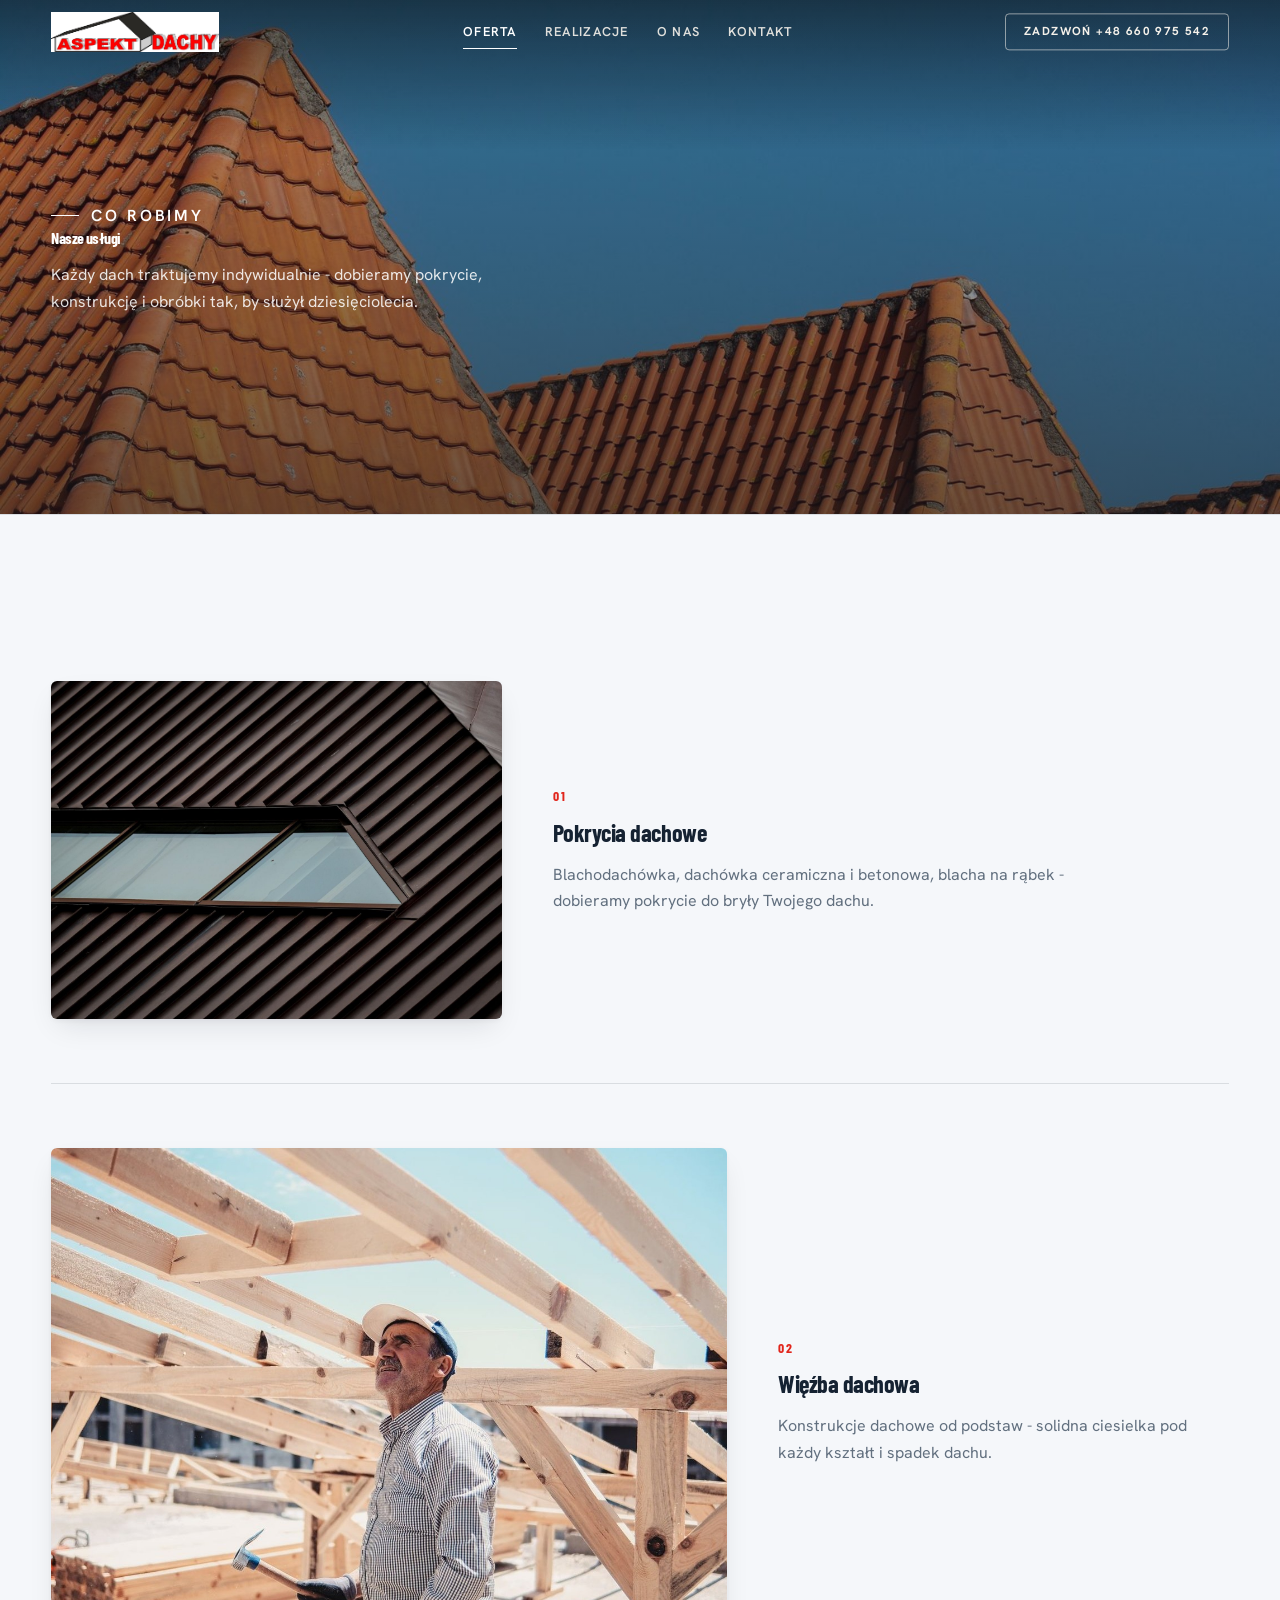
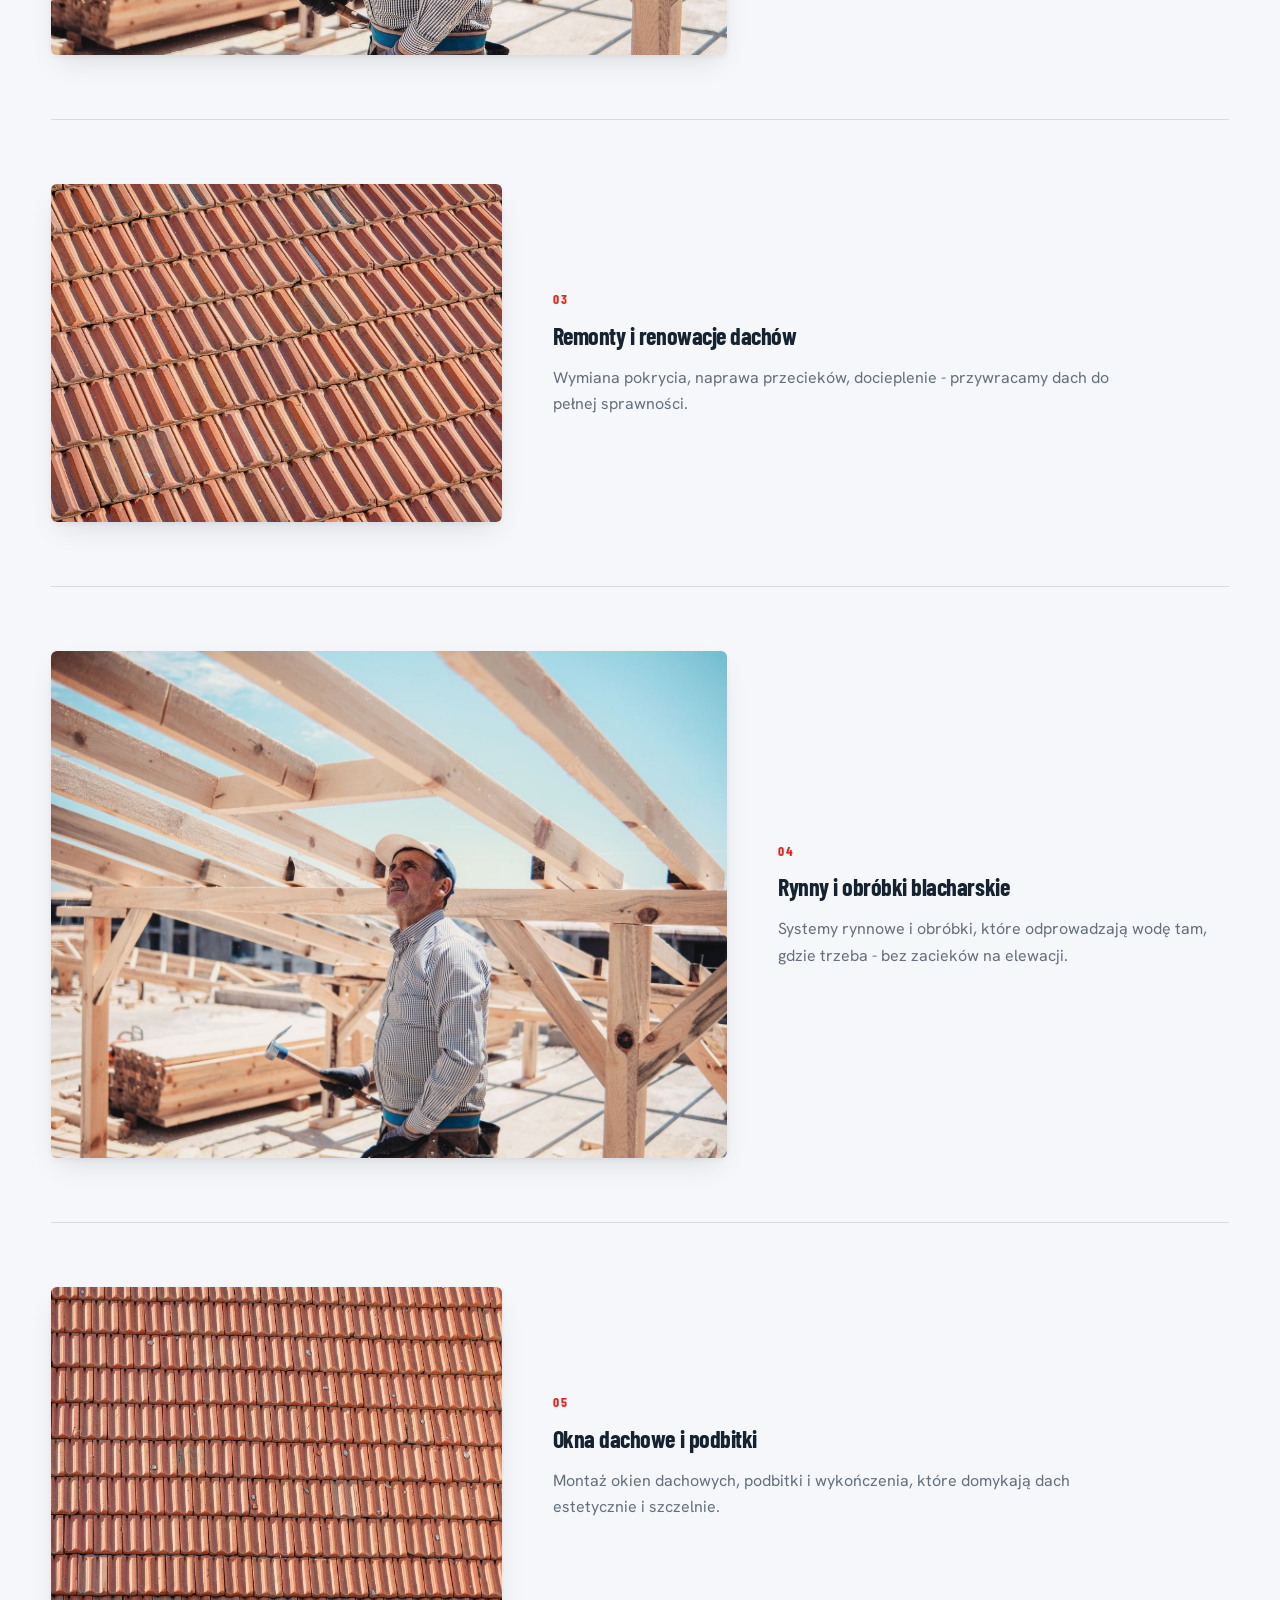
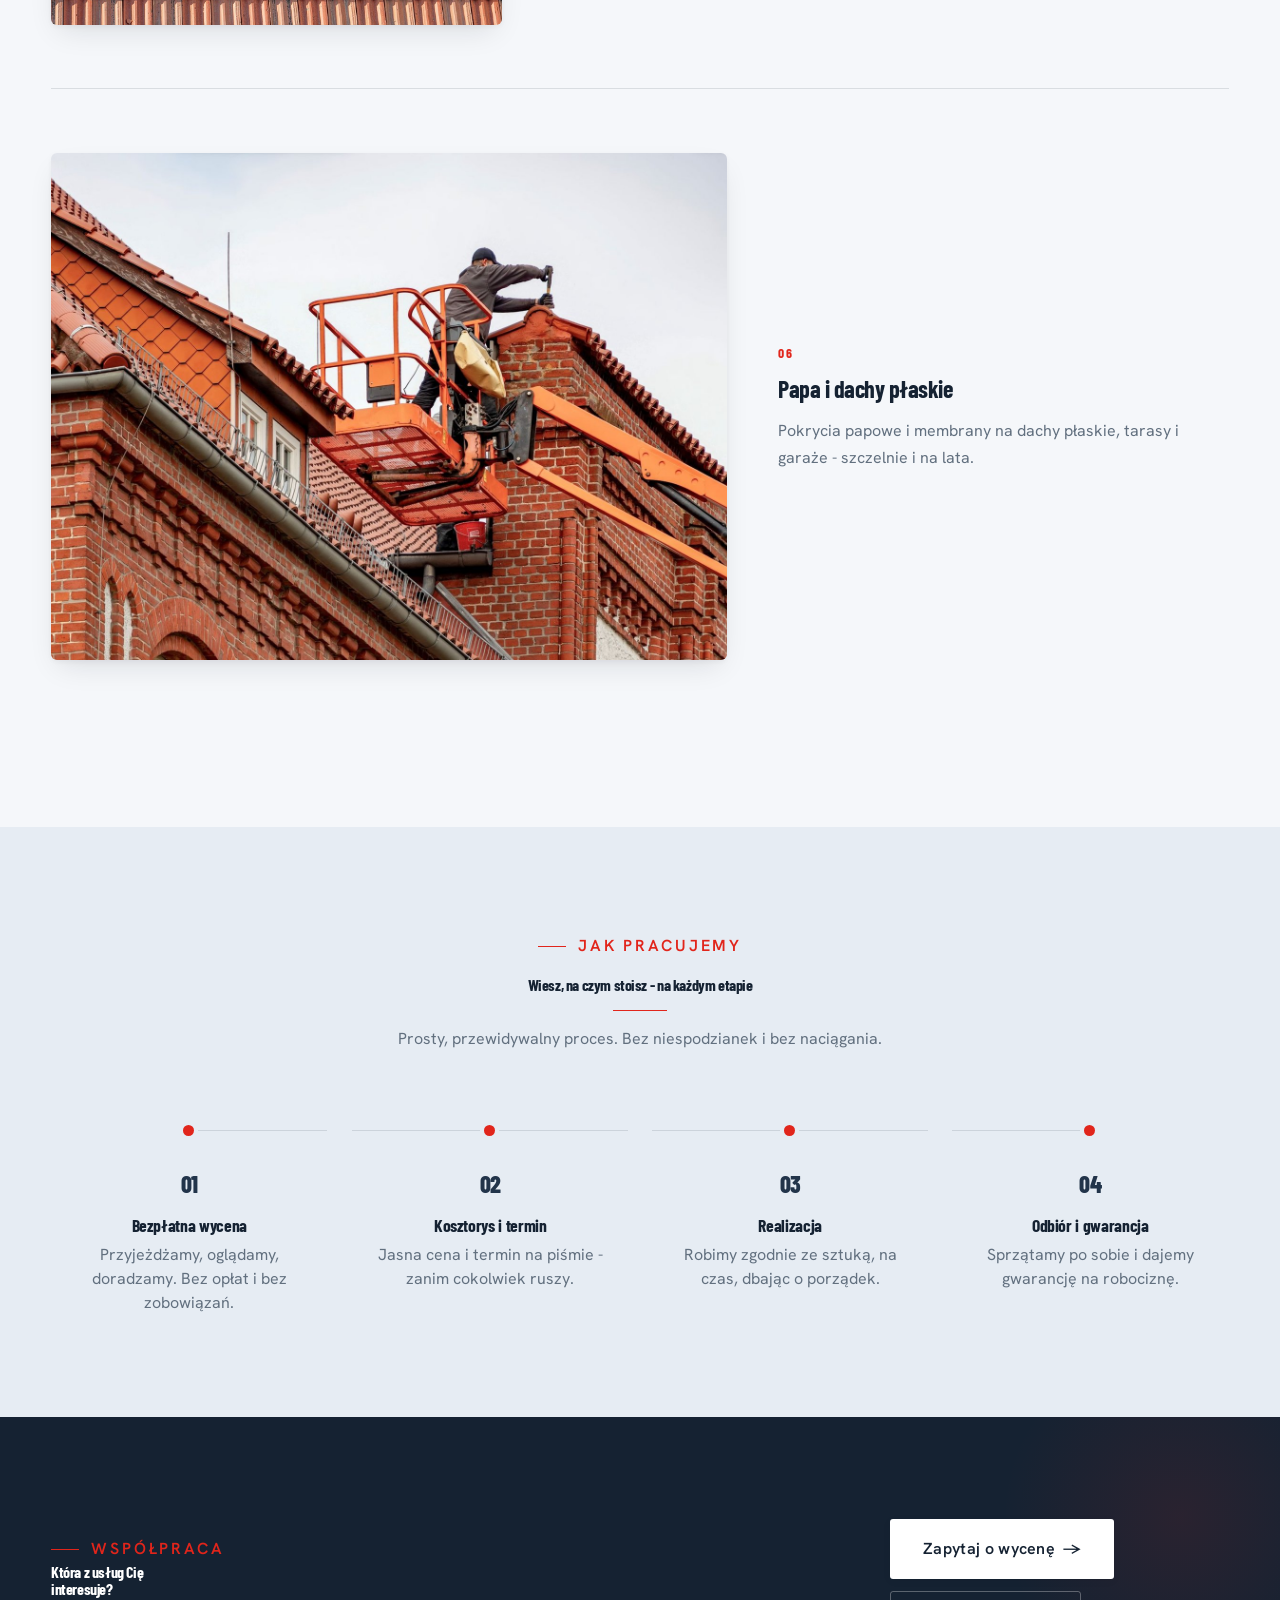
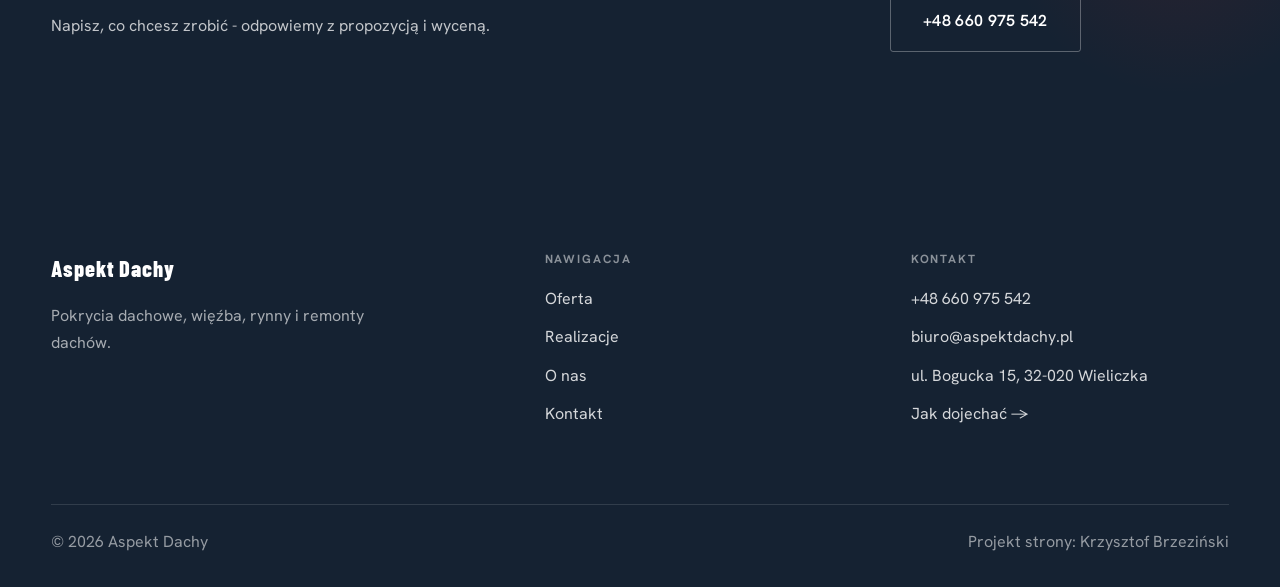
<file: oferta.html>
<!DOCTYPE html>
<html lang="pl">
<head>
<meta charset="UTF-8">
<meta name="viewport" content="width=device-width, initial-scale=1.0">
<title>Oferta - Aspekt Dachy</title>
<meta name="description" content="Aspekt Dachy - dekarstwo i pokrycia dachowe: blachodachówka, dachówka, więźba, rynny i remonty dachów. Bezpłatny pomiar i wycena. Zobacz nasze realizacje.">
<link rel="preconnect" href="https://fonts.googleapis.com">
<link rel="preconnect" href="https://fonts.gstatic.com" crossorigin>
<link href="https://fonts.googleapis.com/css2?family=Barlow+Condensed:wght@500;600;700&family=Hanken+Grotesk:wght@400;500;600&display=swap" rel="stylesheet">
<link rel="stylesheet" href="assets/styles.css">
</head>
<body>

<header class="nav">
  <div class="wrap nav-inner">
    <a class="brand brand-has-logo" href="index.html"><img class="brand-logo" src="img/logo.jpg" alt="Aspekt Dachy"></a>
    <nav class="nav-links">
      <a href="oferta.html" class="active">Oferta</a>
      <a href="realizacje.html">Realizacje</a>
      <a href="o-nas.html">O nas</a>
      <a href="kontakt.html">Kontakt</a>
      <a href="tel:+48660975542" class="btn btn-accent">Zadzwoń +48 660 975 542</a>
    </nav>
    <button class="nav-toggle" aria-label="Menu"><span></span><span></span><span></span></button>
  </div>
</header>

<section class="pagehead">
  <img src="img/g1.jpg" alt="Aspekt Dachy - Nasze usługi">
  <div class="wrap">
    <span class="eyebrow">Co robimy</span>
    <h1>Nasze usługi</h1>
    <p>Każdy dach traktujemy indywidualnie - dobieramy pokrycie, konstrukcję i obróbki tak, by służył dziesięciolecia.</p>
  </div>
</section>
<section>
  <div class="wrap">
    <div class="svc-row reveal">
      <div class="svc-row-art"><img src="img/g10.jpg" alt="Pokrycia dachowe" loading="lazy"></div>
      <div>
        <span class="num">01</span>
        <h3>Pokrycia dachowe</h3>
        <p class="muted">Blachodachówka, dachówka ceramiczna i betonowa, blacha na rąbek - dobieramy pokrycie do bryły Twojego dachu.</p>
      </div>
    </div>
    <div class="svc-row rev reveal">
      <div class="svc-row-art"><img src="img/g11.jpg" alt="Więźba dachowa" loading="lazy"></div>
      <div>
        <span class="num">02</span>
        <h3>Więźba dachowa</h3>
        <p class="muted">Konstrukcje dachowe od podstaw - solidna ciesielka pod każdy kształt i spadek dachu.</p>
      </div>
    </div>
    <div class="svc-row reveal">
      <div class="svc-row-art"><img src="img/g12.jpg" alt="Remonty i renowacje dachów" loading="lazy"></div>
      <div>
        <span class="num">03</span>
        <h3>Remonty i renowacje dachów</h3>
        <p class="muted">Wymiana pokrycia, naprawa przecieków, docieplenie - przywracamy dach do pełnej sprawności.</p>
      </div>
    </div>
    <div class="svc-row rev reveal">
      <div class="svc-row-art"><img src="img/g13.jpg" alt="Rynny i obróbki blacharskie" loading="lazy"></div>
      <div>
        <span class="num">04</span>
        <h3>Rynny i obróbki blacharskie</h3>
        <p class="muted">Systemy rynnowe i obróbki, które odprowadzają wodę tam, gdzie trzeba - bez zacieków na elewacji.</p>
      </div>
    </div>
    <div class="svc-row reveal">
      <div class="svc-row-art"><img src="img/g14.jpg" alt="Okna dachowe i podbitki" loading="lazy"></div>
      <div>
        <span class="num">05</span>
        <h3>Okna dachowe i podbitki</h3>
        <p class="muted">Montaż okien dachowych, podbitki i wykończenia, które domykają dach estetycznie i szczelnie.</p>
      </div>
    </div>
    <div class="svc-row rev reveal">
      <div class="svc-row-art"><img src="img/about.jpg" alt="Papa i dachy płaskie" loading="lazy"></div>
      <div>
        <span class="num">06</span>
        <h3>Papa i dachy płaskie</h3>
        <p class="muted">Pokrycia papowe i membrany na dachy płaskie, tarasy i garaże - szczelnie i na lata.</p>
      </div>
    </div>
  </div>
</section>
<section class="proces">
  <div class="wrap">
    <div class="head center reveal">
      <span class="eyebrow">Jak pracujemy</span>
      <h2>Wiesz, na czym stoisz - na każdym etapie</h2>
      <p>Prosty, przewidywalny proces. Bez niespodzianek i bez naciągania.</p>
    </div>
    <ol class="proces-line">
      <li class="reveal"><span class="pno">01</span><h3>Bezpłatna wycena</h3><p>Przyjeżdżamy, oglądamy, doradzamy. Bez opłat i bez zobowiązań.</p></li>
      <li class="reveal"><span class="pno">02</span><h3>Kosztorys i termin</h3><p>Jasna cena i termin na piśmie - zanim cokolwiek ruszy.</p></li>
      <li class="reveal"><span class="pno">03</span><h3>Realizacja</h3><p>Robimy zgodnie ze sztuką, na czas, dbając o porządek.</p></li>
      <li class="reveal"><span class="pno">04</span><h3>Odbiór i gwarancja</h3><p>Sprzątamy po sobie i dajemy gwarancję na robociznę.</p></li>
    </ol>
  </div>
</section>
<section class="cta">
  <div class="wrap">
    <div class="reveal">
      <span class="eyebrow">Współpraca</span>
      <h2>Która z usług Cię interesuje?</h2>
      <p>Napisz, co chcesz zrobić - odpowiemy z propozycją i wyceną.</p>
    </div>
    <div class="cta-actions reveal">
      <a href="kontakt.html" class="btn btn-light">Zapytaj o wycenę <span class="arr">→</span></a>
      <a href="tel:+48660975542" class="btn btn-ghost" style="color:#fff;border-color:rgba(255,255,255,.3)">+48 660 975 542</a>
    </div>
  </div>
</section>

<footer>
  <div class="wrap">
    <div class="foot-grid">
      <div class="foot-brand">
        <div class="name">Aspekt Dachy</div>
        <p>Pokrycia dachowe, więźba, rynny i remonty dachów.</p>
      </div>
      <div class="foot-col">
        <h4>Nawigacja</h4>
        <a href="oferta.html">Oferta</a>
        <a href="realizacje.html">Realizacje</a>
        <a href="o-nas.html">O nas</a>
        <a href="kontakt.html">Kontakt</a>
      </div>
      <div class="foot-col">
        <h4>Kontakt</h4>
        <a href="tel:+48660975542">+48 660 975 542</a>
        <a href="mailto:biuro@aspektdachy.pl">biuro@aspektdachy.pl</a>
        <p>ul. Bogucka 15, 32-020 Wieliczka</p>
        <a href="https://maps.google.com/?cid=6019975971196634363&g_mp=CiVnb29nbGUubWFwcy5wbGFjZXMudjEuUGxhY2VzLkdldFBsYWNlEAIYBCAA" target="_blank" rel="noopener">Jak dojechać →</a>
      </div>
    </div>
    <div class="foot-bot">
      <span>© 2026 Aspekt Dachy</span>
      <span>Projekt strony: Krzysztof Brzeziński</span>
    </div>
  </div>
</footer>
<div class="sticky-call"><a class="sc-call" href="tel:+48660975542"><svg class="ico-tel" width="16" height="16" viewBox="0 0 24 24" fill="none" aria-hidden="true"><path d="M6.6 10.8a15.5 15.5 0 0 0 6.6 6.6l2.2-2.2a1 1 0 0 1 1-.24 11.4 11.4 0 0 0 3.6.58 1 1 0 0 1 1 1V20a1 1 0 0 1-1 1A17 17 0 0 1 3 4a1 1 0 0 1 1-1h3.5a1 1 0 0 1 1 1c0 1.25.2 2.46.58 3.6a1 1 0 0 1-.25 1l-2.23 2.2Z" fill="currentColor"/></svg> Zadzwoń</a><a class="sc-quote" href="kontakt.html">Bezpłatna wycena</a></div>

<script src="assets/main.js"></script>
</body>
</html>
</file>
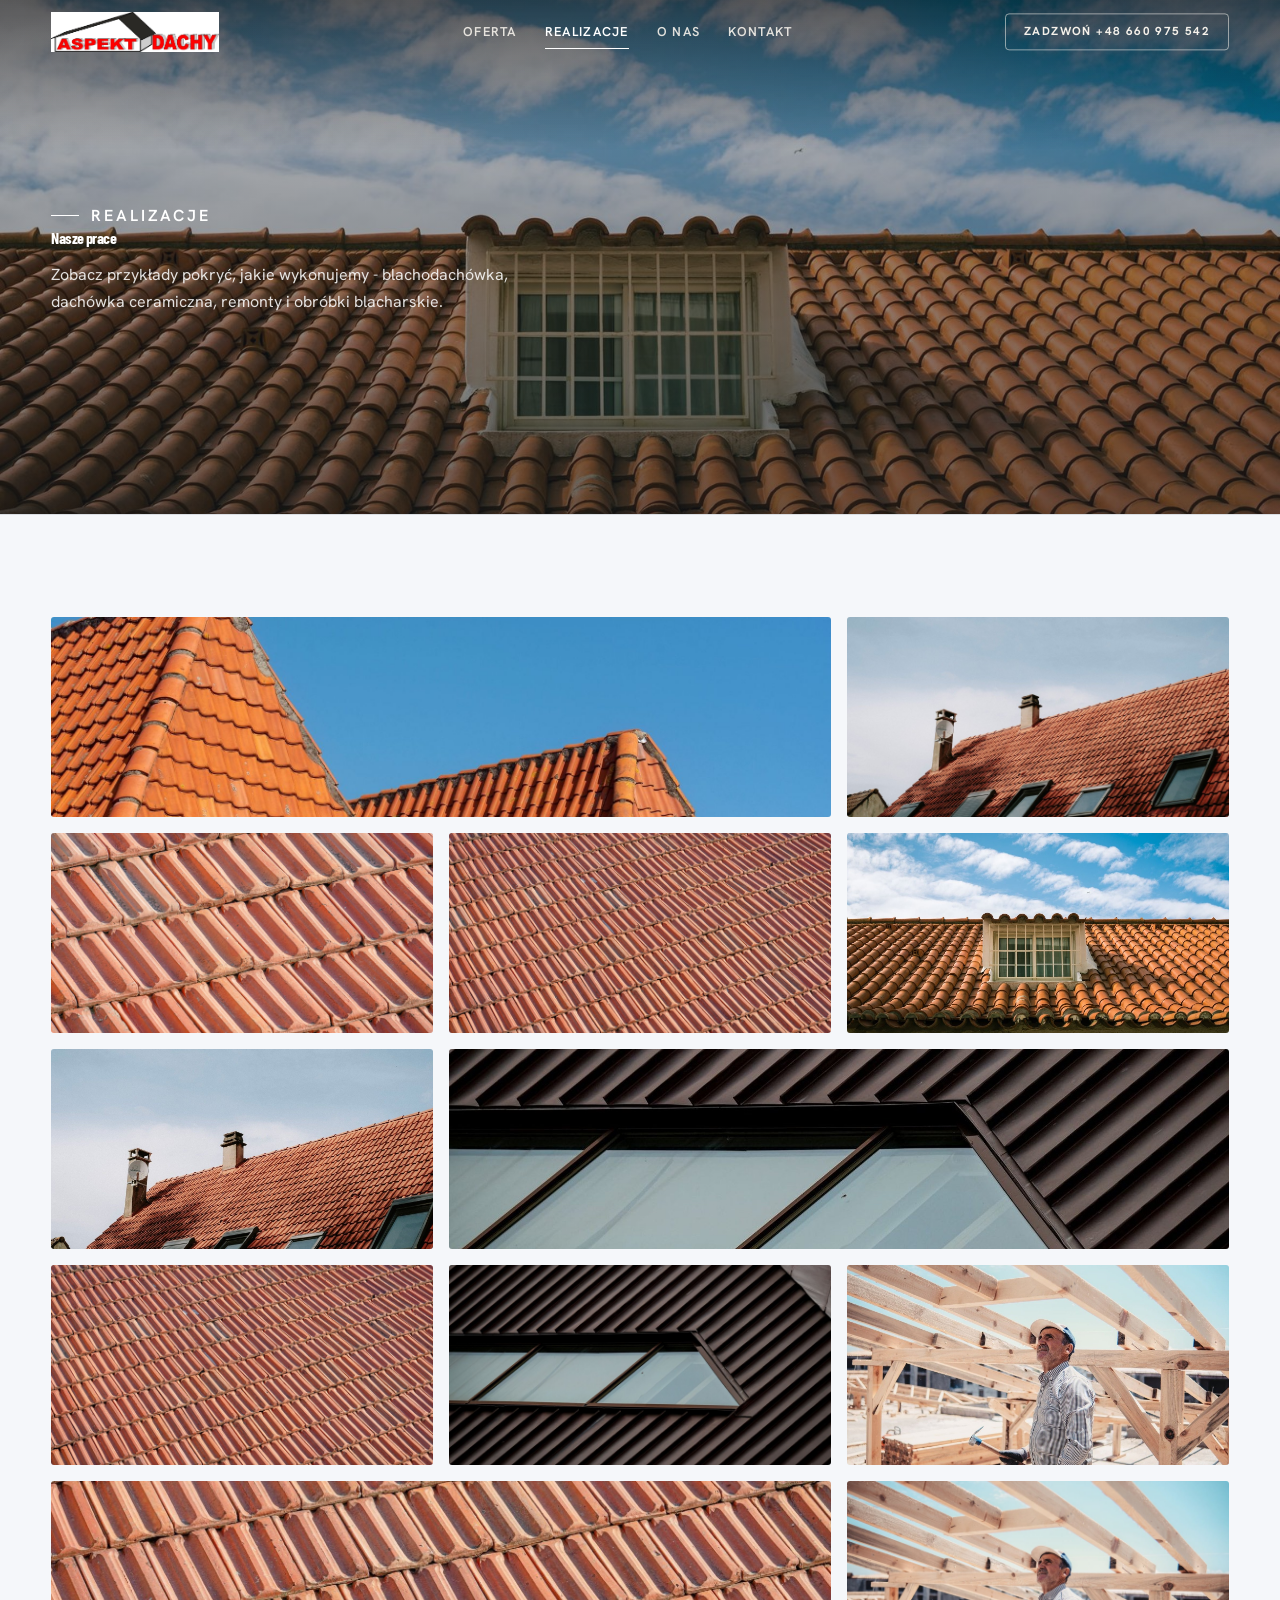
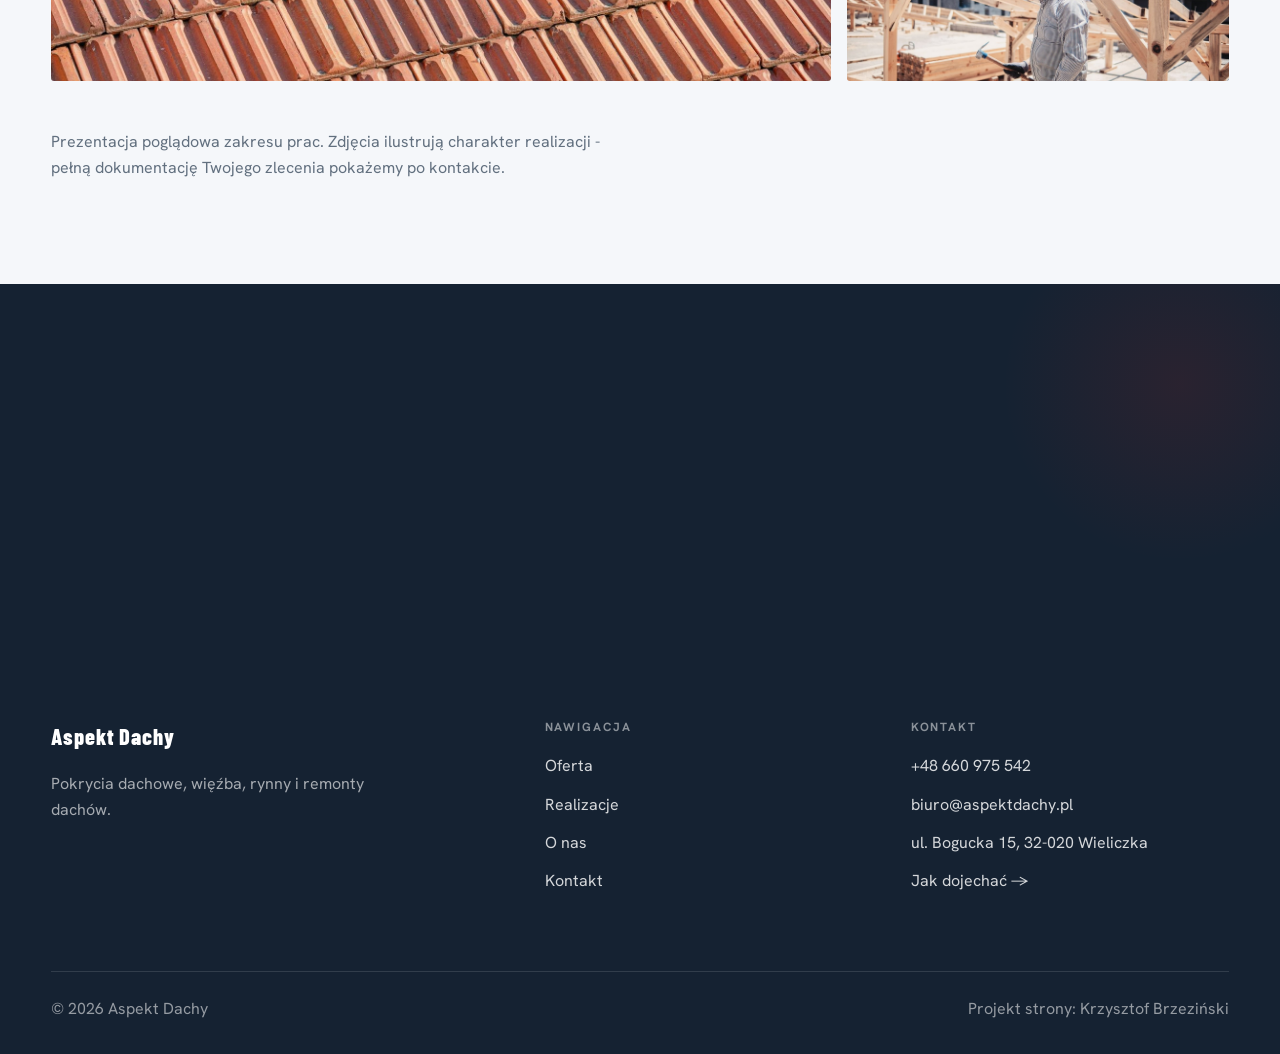
<file: realizacje.html>
<!DOCTYPE html>
<html lang="pl">
<head>
<meta charset="UTF-8">
<meta name="viewport" content="width=device-width, initial-scale=1.0">
<title>Realizacje - Aspekt Dachy</title>
<meta name="description" content="Realizacje Aspekt Dachy: Dach z blachodachówki, Dachówka ceramiczna, Więźba dachowa, Rynny i obróbki, Remont dachu">
<link rel="preconnect" href="https://fonts.googleapis.com">
<link rel="preconnect" href="https://fonts.gstatic.com" crossorigin>
<link href="https://fonts.googleapis.com/css2?family=Barlow+Condensed:wght@500;600;700&family=Hanken+Grotesk:wght@400;500;600&display=swap" rel="stylesheet">
<link rel="stylesheet" href="assets/styles.css">
</head>
<body>

<header class="nav">
  <div class="wrap nav-inner">
    <a class="brand brand-has-logo" href="index.html"><img class="brand-logo" src="img/logo.jpg" alt="Aspekt Dachy"></a>
    <nav class="nav-links">
      <a href="oferta.html">Oferta</a>
      <a href="realizacje.html" class="active">Realizacje</a>
      <a href="o-nas.html">O nas</a>
      <a href="kontakt.html">Kontakt</a>
      <a href="tel:+48660975542" class="btn btn-accent">Zadzwoń +48 660 975 542</a>
    </nav>
    <button class="nav-toggle" aria-label="Menu"><span></span><span></span><span></span></button>
  </div>
</header>

<section class="pagehead">
  <img src="img/g9.jpg" alt="Aspekt Dachy - Nasze prace">
  <div class="wrap">
    <span class="eyebrow">Realizacje</span>
    <h1>Nasze prace</h1>
    <p>Zobacz przykłady pokryć, jakie wykonujemy - blachodachówka, dachówka ceramiczna, remonty i obróbki blacharskie.</p>
  </div>
</section>
<section>
  <div class="wrap">
    <div class="gallery">
      <div class="tile t-two3 reveal"><img src="img/g1.jpg" alt="Aspekt Dachy" loading="lazy"></div>
      <div class="tile t-third reveal"><img src="img/g2.jpg" alt="Aspekt Dachy" loading="lazy"></div>
      <div class="tile t-third reveal"><img src="img/g3.jpg" alt="Aspekt Dachy" loading="lazy"></div>
      <div class="tile t-third reveal"><img src="img/g4.jpg" alt="Aspekt Dachy" loading="lazy"></div>
      <div class="tile t-third reveal"><img src="img/g5.jpg" alt="Aspekt Dachy" loading="lazy"></div>
      <div class="tile t-third reveal"><img src="img/g6.jpg" alt="Aspekt Dachy" loading="lazy"></div>
      <div class="tile t-two3 reveal"><img src="img/g7.jpg" alt="Aspekt Dachy" loading="lazy"></div>
      <div class="tile t-third reveal"><img src="img/g8.jpg" alt="Aspekt Dachy" loading="lazy"></div>
      <div class="tile t-third reveal"><img src="img/g10.jpg" alt="Aspekt Dachy" loading="lazy"></div>
      <div class="tile t-third reveal"><img src="img/g11.jpg" alt="Aspekt Dachy" loading="lazy"></div>
      <div class="tile t-two3 reveal"><img src="img/g12.jpg" alt="Aspekt Dachy" loading="lazy"></div>
      <div class="tile t-third reveal"><img src="img/g13.jpg" alt="Aspekt Dachy" loading="lazy"></div>
    </div>
    <p class="muted reveal" style="margin-top:var(--space-7);font-size:var(--text-sm);max-width:62ch">Prezentacja poglądowa zakresu prac. Zdjęcia ilustrują charakter realizacji - pełną dokumentację Twojego zlecenia pokażemy po kontakcie.</p>
  </div>
</section>
<section class="cta">
  <div class="wrap">
    <div class="reveal">
      <span class="eyebrow">Współpraca</span>
      <h2>Spodobały Ci się nasze prace?</h2>
      <p>Opowiedz o swoim projekcie - przygotujemy wycenę dopasowaną do potrzeb.</p>
    </div>
    <div class="cta-actions reveal">
      <a href="kontakt.html" class="btn btn-light">Zapytaj o wycenę <span class="arr">→</span></a>
      <a href="tel:+48660975542" class="btn btn-ghost" style="color:#fff;border-color:rgba(255,255,255,.3)">+48 660 975 542</a>
    </div>
  </div>
</section>

<footer>
  <div class="wrap">
    <div class="foot-grid">
      <div class="foot-brand">
        <div class="name">Aspekt Dachy</div>
        <p>Pokrycia dachowe, więźba, rynny i remonty dachów.</p>
      </div>
      <div class="foot-col">
        <h4>Nawigacja</h4>
        <a href="oferta.html">Oferta</a>
        <a href="realizacje.html">Realizacje</a>
        <a href="o-nas.html">O nas</a>
        <a href="kontakt.html">Kontakt</a>
      </div>
      <div class="foot-col">
        <h4>Kontakt</h4>
        <a href="tel:+48660975542">+48 660 975 542</a>
        <a href="mailto:biuro@aspektdachy.pl">biuro@aspektdachy.pl</a>
        <p>ul. Bogucka 15, 32-020 Wieliczka</p>
        <a href="https://maps.google.com/?cid=6019975971196634363&g_mp=CiVnb29nbGUubWFwcy5wbGFjZXMudjEuUGxhY2VzLkdldFBsYWNlEAIYBCAA" target="_blank" rel="noopener">Jak dojechać →</a>
      </div>
    </div>
    <div class="foot-bot">
      <span>© 2026 Aspekt Dachy</span>
      <span>Projekt strony: Krzysztof Brzeziński</span>
    </div>
  </div>
</footer>
<div class="sticky-call"><a class="sc-call" href="tel:+48660975542"><svg class="ico-tel" width="16" height="16" viewBox="0 0 24 24" fill="none" aria-hidden="true"><path d="M6.6 10.8a15.5 15.5 0 0 0 6.6 6.6l2.2-2.2a1 1 0 0 1 1-.24 11.4 11.4 0 0 0 3.6.58 1 1 0 0 1 1 1V20a1 1 0 0 1-1 1A17 17 0 0 1 3 4a1 1 0 0 1 1-1h3.5a1 1 0 0 1 1 1c0 1.25.2 2.46.58 3.6a1 1 0 0 1-.25 1l-2.23 2.2Z" fill="currentColor"/></svg> Zadzwoń</a><a class="sc-quote" href="kontakt.html">Bezpłatna wycena</a></div>

<script src="assets/main.js"></script>
</body>
</html>
</file>
<file: assets/styles.css>
/* ============================================================
   STOLBASZ — premium, architektoniczny B2B fit-out
   Jasna paleta, zero brązu. System wg premium-web-craft.
   Projekt strony: Krzysztof Brzeziński
   ============================================================ */

:root{
  /* PALETA — jasna, architektoniczna, chłodna */
  --paper:#F5F7FA;          /* główne tło */
  --paper-2:#E6ECF3;        /* sekcje alternatywne (chłodny jasny szary) */
  --paper-3:#E6ECF3;        /* delikatne wypełnienia */
  --ink:#152232;            /* tekst główny — chłodny grafit */
  --ink-soft:#22344A;       /* nagłówki drugorzędne */
  --muted:#62707F;          /* tekst poboczny */
  --line:rgba(21,34,50,.12);/* hairline */
  --accent:#E1251B;         /* stonowany petrol-slate — jedyny akcent */
  --accent-d:#B81C14;
  --accent-soft:rgba(225,37,27,.10);
  --dark:#152232;           /* sekcje ciemne (stopka/CTA) */

  /* ODSTĘPY — skala 4/8 */
  --space-1:4px; --space-2:8px; --space-3:12px; --space-4:16px; --space-5:24px;
  --space-6:32px; --space-7:48px; --space-8:64px; --space-9:96px; --space-10:128px;

  /* TYPOGRAFIA — fluid clamp() */
  --text-sm:clamp(.82rem,.8rem+.1vw,.9rem);
  --text-base:clamp(1rem,.97rem+.15vw,1.1rem);
  --text-lg:clamp(1.12rem,1.05rem+.3vw,1.3rem);
  --text-h3:clamp(1.2rem,1.1rem+.5vw,1.5rem);
  --text-h2:clamp(1.9rem,1.5rem+1.9vw,2.8rem);
  --text-h1:clamp(2.6rem,1.9rem+3.6vw,4.6rem);

  /* PROMIENIE — architektoniczne, raczej ostre */
  --r-sm:3px; --r-md:6px; --r-lg:10px;

  /* RUCH */
  --ease:cubic-bezier(.25,.46,.45,.94); --dur:.24s;

  /* CIENIE — miękkie, warstwowe */
  --sh-sm:0 1px 2px rgba(16,24,32,.04), 0 2px 8px rgba(16,24,32,.05);
  --sh-md:0 2px 6px rgba(16,24,32,.05), 0 12px 28px -8px rgba(16,24,32,.12);
  --sh-lg:0 6px 14px rgba(16,24,32,.07), 0 26px 56px -18px rgba(16,24,32,.22);

  --hairline:1px solid var(--line);

  --font-display:'Barlow Condensed','Hanken Grotesk',sans-serif;
  --font-body:'Hanken Grotesk',sans-serif;
}

*{box-sizing:border-box;margin:0;padding:0}
html{scroll-behavior:smooth}
body{
  font-family:var(--font-body);
  font-size:var(--text-base);
  line-height:1.65;
  color:var(--ink);
  background:var(--paper);
  -webkit-font-smoothing:antialiased;
  text-rendering:optimizeLegibility;
}
img{max-width:100%;display:block}
a{color:inherit;text-decoration:none}

.wrap{width:min(92%,1180px);margin-inline:auto}
section{padding-block:clamp(52px,6.5vw,96px)}

h1,h2,h3{font-family:var(--font-display);font-weight:700;line-height:1.08;letter-spacing:-.02em;color:var(--ink)}
h1{font-size:var(--text-h1);letter-spacing:-.035em}
h2{font-size:var(--text-h2);letter-spacing:-.025em}
h3{font-size:var(--text-h3)}
p{max-width:65ch}

.eyebrow{
  font-family:var(--font-body);
  font-size:var(--text-sm);
  font-weight:600;
  letter-spacing:.18em;
  text-transform:uppercase;
  color:var(--accent);
  display:inline-flex;align-items:center;gap:var(--space-3);
}
.eyebrow::before{content:"";width:28px;height:1px;background:var(--accent);display:inline-block}

.muted{color:var(--muted)}
.lead{font-size:var(--text-lg);line-height:1.55;color:var(--ink-soft);max-width:50ch}

/* ---------- BUTTONS ---------- */
.btn{
  display:inline-flex;align-items:center;gap:var(--space-2);
  font-weight:600;font-size:var(--text-sm);letter-spacing:.02em;
  padding:var(--space-4) var(--space-6);
  border-radius:var(--r-sm);
  transition:transform var(--dur) var(--ease),box-shadow var(--dur) var(--ease),background var(--dur) var(--ease);
  cursor:pointer;border:1px solid transparent;
}
.btn-accent{background:var(--accent);color:#fff;box-shadow:var(--sh-sm)}
.btn-accent:hover{background:var(--accent-d);transform:translateY(-2px);box-shadow:var(--sh-md)}
.btn-accent:active{transform:translateY(0);box-shadow:var(--sh-sm)}
.btn-ghost{background:transparent;color:var(--ink);border-color:var(--line)}
.btn-ghost:hover{border-color:var(--accent);color:var(--accent);transform:translateY(-2px)}
.btn-light{background:#fff;color:var(--ink);box-shadow:var(--sh-sm)}
.btn-light:hover{transform:translateY(-2px);box-shadow:var(--sh-md)}
.btn .arr{transition:transform var(--dur) var(--ease)}
.btn:hover .arr{transform:translateX(4px)}

/* ---------- NAV ---------- */
.nav{
  position:sticky;top:0;z-index:50;
  background:color-mix(in srgb,var(--paper) 88%,transparent);
  backdrop-filter:saturate(140%) blur(10px);
  border-bottom:var(--hairline);
}
.nav-inner{display:flex;align-items:center;justify-content:space-between;height:72px}
.brand{display:flex;flex-direction:column;line-height:1}
.brand .name{font-family:var(--font-display);font-weight:800;font-size:1.35rem;letter-spacing:.04em}
.brand .sub{font-size:.62rem;letter-spacing:.34em;text-transform:uppercase;color:var(--muted);margin-top:5px}
.nav-links{display:flex;align-items:center;gap:var(--space-6)}
.nav-links a{font-size:var(--text-sm);font-weight:500;color:var(--ink-soft);position:relative;padding-block:4px;transition:color var(--dur) var(--ease)}
.nav-links a::after{content:"";position:absolute;left:0;bottom:0;width:0;height:1.5px;background:var(--accent);transition:width var(--dur) var(--ease)}
.nav-links a:hover,.nav-links a.active{color:var(--ink)}
.nav-links a:hover::after,.nav-links a.active::after{width:100%}
.nav-links .btn{padding:var(--space-2) var(--space-5)}
/* przyciski w nav: właściwy kolor (przebij .nav-links a) + bez podkreślenia */
.nav-links a.btn-accent{color:#fff}
.nav-links a.btn-ghost,.nav-links a.btn-light{color:var(--ink)}
.nav-links a.btn::after{display:none}
.nav-toggle{display:none;background:none;border:none;cursor:pointer;flex-direction:column;gap:5px;padding:8px}
.nav-toggle span{width:24px;height:2px;background:var(--ink);transition:var(--dur)}

/* ---------- HERO (split) ---------- */
.hero{position:relative;overflow:hidden;border-bottom:var(--hairline)}
.hero-grid{display:grid;grid-template-columns:1.05fr .95fr;gap:clamp(24px,4vw,60px);align-items:center;
  padding-block:clamp(36px,4.5vw,64px)}
.hero-copy .eyebrow{margin-bottom:var(--space-5)}
.hero-copy h1{margin-bottom:var(--space-5)}
.hero-copy .lead{margin-bottom:var(--space-7)}
.hero-actions{display:flex;flex-wrap:wrap;gap:var(--space-4)}
.hero-art{position:relative;aspect-ratio:4/3;border-radius:var(--r-lg);overflow:hidden;box-shadow:var(--sh-lg)}
.hero-art img{width:100%;height:100%;object-fit:cover}
.hero-art::after{content:"";position:absolute;inset:0;background:linear-gradient(180deg,transparent 55%,rgba(18,24,28,.28))}
.hero-badge{position:absolute;left:var(--space-5);bottom:var(--space-5);z-index:2;
  background:rgba(252,252,251,.94);backdrop-filter:blur(4px);
  border-radius:var(--r-md);padding:var(--space-4) var(--space-5);box-shadow:var(--sh-md);max-width:78%}
.hero-badge strong{display:block;font-family:var(--font-display);font-size:1rem;letter-spacing:-.01em}
.hero-badge span{font-size:var(--text-sm);color:var(--muted)}

/* ---------- HERO duży / kinowy (strona główna) ---------- */
.hero-cine{position:relative;min-height:clamp(560px,82vh,840px);min-height:clamp(560px,82svh,840px);display:flex;align-items:center;overflow:hidden;border-bottom:var(--hairline)}
.hero-cine>img{position:absolute;inset:0;width:100%;height:100%;object-fit:cover;z-index:0}
.hero-cine::after{content:"";position:absolute;inset:0;z-index:1;
  background:linear-gradient(95deg,rgba(13,18,23,.86) 0%,rgba(13,18,23,.64) 32%,rgba(13,18,23,.24) 62%,rgba(13,18,23,.04) 100%)}
.hero-cine .wrap{position:relative;z-index:2;padding-block:var(--space-8)}
.hero-cine .hero-copy{max-width:660px}
.hero-cine .eyebrow{color:#fff;margin-bottom:var(--space-5)}
.hero-cine .eyebrow::before{background:#fff}
.hero-cine h1{color:#fff;margin-bottom:var(--space-5);font-size:clamp(2.9rem,2rem+4.4vw,5.2rem)}
.hero-cine .lead{color:rgba(255,255,255,.92);max-width:48ch;margin-bottom:var(--space-7)}
.hero-cine .hero-actions{display:flex;flex-wrap:wrap;gap:var(--space-4)}
@media(max-width:680px){
  .hero-cine{min-height:clamp(520px,76vh,640px);min-height:clamp(520px,76svh,640px);align-items:flex-end}
  .hero-cine::after{background:linear-gradient(0deg,rgba(13,18,23,.9) 6%,rgba(13,18,23,.45) 55%,rgba(13,18,23,.25) 100%)}
  .hero-cine .wrap{padding-bottom:var(--space-9)}
}

/* full-bleed hero variant (podstrony) */
.pagehead{position:relative;min-height:46vh;min-height:46svh;display:flex;align-items:flex-end;overflow:hidden;border-bottom:var(--hairline)}
.pagehead img{position:absolute;inset:0;width:100%;height:100%;object-fit:cover}
.pagehead::after{content:"";position:absolute;inset:0;background:linear-gradient(180deg,rgba(18,24,28,.25),rgba(18,24,28,.62))}
.pagehead .wrap{position:relative;z-index:2;padding-block:var(--space-9);color:#fff}
.pagehead h1{color:#fff;max-width:18ch}
.pagehead .eyebrow{color:#fff}
.pagehead .eyebrow::before{background:#fff}
.pagehead p{color:rgba(255,255,255,.86);margin-top:var(--space-4);max-width:54ch}

/* ---------- STRIP (pasek skrótów / liczby) ---------- */
.strip{background:var(--dark);color:#fff}
.strip .wrap{display:grid;grid-template-columns:repeat(4,1fr);gap:var(--space-6);padding-block:var(--space-8)}
.strip .item .k{font-family:var(--font-display);font-size:clamp(1.6rem,1.2rem+1.4vw,2.4rem);font-weight:800;letter-spacing:-.02em;color:#fff}
.strip .item .v{font-size:var(--text-sm);color:rgba(255,255,255,.66);margin-top:var(--space-2);line-height:1.45}
.strip .item{border-left:2px solid var(--accent);padding-left:var(--space-5)}

/* ---------- SECTION HEAD ---------- */
.head{max-width:48rem;margin-bottom:var(--space-8)}
.head.center{margin-inline:auto;text-align:center}
.head .eyebrow{margin-bottom:var(--space-4)}
.head h2{margin-bottom:var(--space-4)}
.head p{color:var(--muted);font-size:var(--text-lg);line-height:1.55}
.head.center p{margin-inline:auto}

/* ---------- INTRO SPLIT ---------- */
.split{display:grid;grid-template-columns:.92fr 1.08fr;gap:clamp(28px,5vw,80px);align-items:center}
.split.rev{grid-template-columns:1.08fr .92fr}
.split.rev .split-art{order:-1}
.split-art{position:relative;aspect-ratio:5/4;border-radius:var(--r-lg);overflow:hidden;box-shadow:var(--sh-lg)}
.split-art img{width:100%;height:100%;object-fit:cover}
.split-copy h2{margin-bottom:var(--space-5)}
.split-copy p+p{margin-top:var(--space-4)}
.split-copy .btn{margin-top:var(--space-6)}

/* ---------- SERVICES (zakres) ---------- */
.svc-grid{display:grid;grid-template-columns:repeat(auto-fit,minmax(280px,1fr));gap:var(--space-5)}
.svc{background:#fff;border:var(--hairline);border-radius:var(--r-md);padding:var(--space-7) var(--space-6);
  transition:transform var(--dur) var(--ease),box-shadow var(--dur) var(--ease),border-color var(--dur) var(--ease);
  position:relative;overflow:hidden}
.svc::before{content:"";position:absolute;left:0;top:0;width:3px;height:0;background:var(--accent);transition:height var(--dur) var(--ease)}
.svc:hover{transform:translateY(-4px);box-shadow:var(--sh-md);border-color:transparent}
.svc:hover::before{height:100%}
.svc .ic{font-family:var(--font-display);font-size:.8rem;font-weight:700;letter-spacing:.12em;color:var(--accent);margin-bottom:var(--space-4)}
.svc h3{margin-bottom:var(--space-3);font-size:1.22rem}
.svc p{color:var(--muted);font-size:var(--text-base);line-height:1.6}

/* big detailed service rows */
.svc-row{display:grid;grid-template-columns:.8fr 1.2fr;gap:clamp(20px,4vw,60px);align-items:center;padding-block:var(--space-8)}
.svc-row+.svc-row{border-top:var(--hairline)}
.svc-row.rev{grid-template-columns:1.2fr .8fr}
.svc-row.rev .svc-row-art{order:-1}
.svc-row-art{aspect-ratio:4/3;border-radius:var(--r-md);overflow:hidden;box-shadow:var(--sh-md)}
.svc-row-art img{width:100%;height:100%;object-fit:cover}
.svc-row h3{font-size:1.5rem;margin-bottom:var(--space-4)}
.svc-row .num{font-family:var(--font-display);font-size:.85rem;font-weight:700;letter-spacing:.14em;color:var(--accent);display:block;margin-bottom:var(--space-3)}
.svc-row ul{list-style:none;margin-top:var(--space-4);display:flex;flex-direction:column;gap:var(--space-2)}
.svc-row li{position:relative;padding-left:var(--space-5);color:var(--muted);font-size:var(--text-base)}
.svc-row li::before{content:"";position:absolute;left:0;top:.62em;width:8px;height:1px;background:var(--accent)}

/* ---------- GALLERY (realizacje) ---------- */
.gallery{display:grid;grid-template-columns:repeat(12,1fr);gap:var(--space-4);grid-auto-rows:200px}
/* GALERIA MASONRY — pionowe zdjęcia (portrety beauty/wellness) bez przycinania: kolumny, height auto */
.gallery-masonry{column-count:3;column-gap:var(--space-4)}
@media(max-width:900px){.gallery-masonry{column-count:2}}
@media(max-width:560px){.gallery-masonry{column-count:1}}
.gallery-masonry .m-tile{break-inside:avoid;margin:0 0 var(--space-4);padding:0;position:relative;overflow:hidden;border-radius:var(--r-md);border:1px solid var(--line)}
.gallery-masonry .m-tile img{width:100%;height:auto;display:block}
.gallery-masonry .m-tile .cap{position:absolute;left:0;right:0;bottom:0;padding:var(--space-4);color:#fff;background:linear-gradient(0deg,rgba(0,0,0,.55),transparent);font-size:var(--text-sm)}
.tile{position:relative;overflow:hidden;border-radius:var(--r-md);box-shadow:var(--sh-sm);
  transition:transform var(--dur) var(--ease),box-shadow var(--dur) var(--ease)}
.tile img{width:100%;height:100%;object-fit:cover;transition:transform .6s var(--ease)}
.tile:hover{box-shadow:var(--sh-md)}
.tile:hover img{transform:scale(1.05)}
.tile .cap{position:absolute;left:0;right:0;bottom:0;padding:var(--space-5) var(--space-4) var(--space-4);
  background:linear-gradient(transparent,rgba(18,24,28,.78));color:#fff;
  font-size:var(--text-sm);font-weight:600;letter-spacing:.01em;
  opacity:0;transform:translateY(8px);transition:var(--dur) var(--ease)}
.tile:hover .cap{opacity:1;transform:translateY(0)}
.tile .cap small{display:block;font-weight:400;opacity:.78;letter-spacing:.04em;text-transform:uppercase;font-size:.66rem;margin-top:3px}
/* bento spans */
.t-wide{grid-column:span 6}
.t-tall{grid-column:span 6;grid-row:span 2}
.t-std{grid-column:span 6}
.t-third{grid-column:span 4}
.t-two3{grid-column:span 8}

/* ---------- TRUST / WIARYGODNOŚĆ ---------- */
.trust{background:var(--paper-2)}
.trust-grid{display:grid;grid-template-columns:repeat(auto-fit,minmax(240px,1fr));gap:var(--space-5);margin-top:var(--space-7)}
.trust-card{background:#fff;border-radius:var(--r-md);padding:var(--space-7) var(--space-6);box-shadow:var(--sh-sm);border-top:3px solid var(--accent)}
.trust-card .big{font-family:var(--font-display);font-size:clamp(1.8rem,1.3rem+1.6vw,2.6rem);font-weight:800;letter-spacing:-.02em;color:var(--ink);line-height:1}
.trust-card h3{font-size:1.12rem;margin:var(--space-3) 0 var(--space-2)}
.trust-card p{color:var(--muted);font-size:var(--text-base);line-height:1.55}

/* ---------- CTA band ---------- */
.cta{background:var(--dark);color:#fff;position:relative;overflow:hidden}
.cta .wrap{display:grid;grid-template-columns:1.4fr .6fr;gap:var(--space-7);align-items:center;position:relative;z-index:2}
.cta h2{color:#fff;max-width:20ch}
.cta p{color:rgba(255,255,255,.74);margin-top:var(--space-4)}
.cta-actions{display:flex;flex-direction:column;gap:var(--space-3);align-items:flex-start}
.cta::before{content:"";position:absolute;right:-80px;top:-80px;width:360px;height:360px;border-radius:50%;
  background:radial-gradient(circle,var(--accent-soft),transparent 70%)}

/* ---------- CONTACT ---------- */
.contact-grid{display:grid;grid-template-columns:.85fr 1.15fr;gap:clamp(28px,4vw,56px);align-items:start}
.info-list{display:flex;flex-direction:column;gap:var(--space-2)}
.info-row{display:flex;gap:var(--space-4);align-items:flex-start;padding-block:var(--space-4);border-bottom:var(--hairline)}
.info-row .ic{flex:none;width:42px;height:42px;display:grid;place-items:center;border-radius:50%;
  background:var(--accent-soft);color:var(--accent);font-size:1.05rem}
.info-row .lbl{font-size:.72rem;letter-spacing:.14em;text-transform:uppercase;color:var(--muted)}
.info-row .val{font-weight:600;font-size:var(--text-base);margin-top:2px}
.info-row a.val:hover{color:var(--accent)}
.map{border:none;border-radius:var(--r-lg);box-shadow:var(--sh-md);width:100%;height:100%;min-height:380px;filter:grayscale(.2) contrast(1.02)}
.form{background:#fff;border:var(--hairline);border-radius:var(--r-lg);padding:clamp(24px,3vw,40px);box-shadow:var(--sh-sm)}
.form .fld{margin-bottom:var(--space-5)}
.form label{display:block;font-size:var(--text-sm);font-weight:600;margin-bottom:var(--space-2)}
.form input,.form textarea{width:100%;font-family:inherit;font-size:var(--text-base);color:var(--ink);
  padding:var(--space-4);border:var(--hairline);border-radius:var(--r-sm);background:var(--paper);transition:border-color var(--dur)}
.form input:focus,.form textarea:focus{outline:none;border-color:var(--accent);background:#fff}
.form textarea{resize:vertical;min-height:120px}
.form .note{font-size:var(--text-sm);color:var(--muted);margin-top:var(--space-3)}

/* ---------- FOOTER ---------- */
footer{background:var(--dark);color:#fff;padding-block:var(--space-9) var(--space-6)}
.foot-grid{display:grid;grid-template-columns:1.4fr 1fr 1fr;gap:var(--space-7);margin-bottom:var(--space-8)}
.foot-brand .name{font-family:var(--font-display);font-weight:800;font-size:1.4rem;letter-spacing:.04em}
.foot-brand p{color:rgba(255,255,255,.62);margin-top:var(--space-4);font-size:var(--text-base);max-width:38ch}
.foot-col h4{font-size:.74rem;letter-spacing:.16em;text-transform:uppercase;color:rgba(255,255,255,.5);margin-bottom:var(--space-4)}
.foot-col a,.foot-col p{display:block;color:rgba(255,255,255,.82);font-size:var(--text-base);margin-bottom:var(--space-3)}
.foot-col a:hover{color:#fff}
.foot-bot{border-top:1px solid rgba(255,255,255,.12);padding-top:var(--space-5);display:flex;justify-content:space-between;flex-wrap:wrap;gap:var(--space-3);
  font-size:var(--text-sm);color:rgba(255,255,255,.55)}
.foot-bot a:hover{color:#fff}

/* ---------- REVEAL ---------- */
.reveal{opacity:0;transform:translateY(22px);transition:opacity .6s var(--ease),transform .6s var(--ease)}
.reveal.in{opacity:1;transform:none}

/* ---------- RESPONSIVE ---------- */
@media(max-width:920px){
  .hero-grid,.split,.split.rev,.svc-row,.svc-row.rev,.cta .wrap,.contact-grid,.foot-grid{grid-template-columns:1fr}
  .split.rev .split-art,.svc-row.rev .svc-row-art{order:0}
  .hero-art{aspect-ratio:16/10;max-height:420px}
  .strip .wrap{grid-template-columns:repeat(2,1fr);gap:var(--space-7)}
  .gallery{grid-auto-rows:180px}
  .t-wide,.t-tall,.t-std,.t-third,.t-two3{grid-column:span 6}
  .t-tall{grid-row:span 1}
  .cta-actions{flex-direction:row;flex-wrap:wrap}
  .foot-grid{gap:var(--space-6)}
}
@media(max-width:680px){
  .nav-links{position:fixed;inset:72px 0 auto 0;background:var(--paper);flex-direction:column;align-items:stretch;
    gap:0;padding:var(--space-4) 6%;border-bottom:var(--hairline);box-shadow:var(--sh-md);
    transform:translateY(-120%);transition:transform var(--dur) var(--ease)}
  .nav-links.open{transform:translateY(0)}
  .nav-links a{padding-block:var(--space-4);border-bottom:var(--hairline)}
  .nav-links .btn{margin-top:var(--space-3);justify-content:center}
  .nav-toggle{display:flex}
  .strip .wrap{grid-template-columns:1fr}
  .gallery{grid-template-columns:repeat(6,1fr)}
  .foot-grid{grid-template-columns:1fr}
}
@media(prefers-reduced-motion:reduce){
  *{animation-duration:.01ms!important;transition:none!important}
  .reveal{opacity:1!important;transform:none!important}
  html{scroll-behavior:auto}
}

/* ============================================================
   PREMIUM LAYER — destylat deep-researchu branż (anty-AI, spokój).
   Zmienne STOLBASZ (--accent/--ink/--paper/--line/--dark). Ruch ledwo
   zauważalny, krzywa cubic-bezier(.16,.84,.44,1); prefers-reduced-motion
   pokryte blanketem wyżej. Karty hairline zamiast cieni = #1 sygnał „nie-AI".
   ============================================================ */

/* więcej oddechu między sekcjami (liderzy: 110-130px) */
section{padding-block:clamp(64px,8vw,128px)}

/* 1) Aksamitny reveal — dłuższa, miękka krzywa zamiast „skoku" */
.reveal{transition:opacity .9s cubic-bezier(.16,.84,.44,1),transform .9s cubic-bezier(.16,.84,.44,1);will-change:opacity,transform}
/* stagger TYLKO w galerii (tam pozycja = porządek dzieci) */
.gallery .reveal:nth-child(2){transition-delay:.07s}
.gallery .reveal:nth-child(3){transition-delay:.14s}
.gallery .reveal:nth-child(4){transition-delay:.21s}
.gallery .reveal:nth-child(5){transition-delay:.28s}
.gallery .reveal:nth-child(6){transition-delay:.35s}

/* 2) Hero STATYCZNY na .hero-cine — Ken Burns CAŁKIEM WYŁĄCZONY 26.06 (3. zgłoszenie Szymona).
   GENEZA: animowanie scale na <img> hero z teksturami (cegły/framugi) re-samplinguje obraz
   klatka po klatce → na części ekranów drobne drganie/shimmer = „heroshot się trzęsie".
   translateY usunięto wcześniej, scale-only + will-change/GPU NIE wystarczyły do GWARANCJI gładkości.
   Krzysztof zażądał pewności („make sure, że błąd się nie pojawi") > efekt. Zero animacji = 0% drgania.
   Delikatny zoom zostaje TYLKO w pełnoekranowych hero gastro/studio (hg-bg/hs-bg — tło, inny
   mechanizm, chwalone, nigdy nie zgłaszane). NIE wracać do KB na .hero-cine bez realnego testu
   na sprzęcie klienta — to ryzyko regresji „trzęsienia”. */
/* BEZPIECZNY "wow" na hero = jednorazowy FADE-IN (opacity), nie zoom.
   opacity nie dotyka bitmapy → gładkie na KAŻDYM zdjęciu/ekranie/GPU, zero ryzyka migotania.
   Geometryczny ruch (scale/translate) na .hero-cine jest ZAKAZANY (bramka pilnuje). */
@keyframes heroFade{from{opacity:0}to{opacity:1}}
.hero-cine>img{transform:none;animation:heroFade 1.1s ease-out both}

/* 3) Akcentowy hairline pod nagłówkiem sekcji, który „rysuje się" przy wejściu */
.head h2{position:relative;padding-bottom:18px}
.head h2::after{content:"";position:absolute;left:0;bottom:0;height:1px;width:0;background:var(--accent);transition:width 1s cubic-bezier(.16,.84,.44,1) .15s}
.head.center h2::after{left:50%;transform:translateX(-50%)}
.head.reveal.in h2::after,.head.center.reveal.in h2::after{width:54px}

/* 4) Karty HAIRLINE zamiast cieni/zaokrągleń (najmocniejszy anty-AI detal) */
.svc{background:transparent;border:1px solid var(--line);border-radius:var(--r-sm);box-shadow:none}
.svc:hover{box-shadow:none;border-color:var(--accent);transform:translateY(-3px)}
.trust-card{background:transparent;box-shadow:none;border:1px solid var(--line);border-top:2px solid var(--accent);border-radius:var(--r-sm)}
.tile{box-shadow:none;border-radius:var(--r-sm)}
.tile:hover{box-shadow:none}

/* 5) Sticky-nav kondensuje się po przewinięciu (sygnał dopracowania) */
.nav{transition:box-shadow .4s ease,background .4s ease}
.nav.is-stuck{box-shadow:0 1px 0 var(--line),0 14px 30px -24px rgba(0,0,0,.45)}
.nav-inner{transition:height .35s var(--ease)}
.nav.is-stuck .nav-inner{height:60px}

/* 6) MANIFESTO — pełnoekranowy cytat-bohater (zastępuje generyczne „Dlaczego my") */
.manifesto{background:var(--paper-2);text-align:center}
.manifesto .wrap{max-width:60rem}
.manifesto p{font-family:var(--font-display);font-style:italic;font-size:clamp(1.6rem,1rem+2.4vw,2.8rem);line-height:1.32;color:var(--ink-soft);margin-inline:auto;max-width:26ch;position:relative;padding-top:var(--space-8)}
.manifesto p::before{content:"";position:absolute;top:0;left:50%;transform:translateX(-50%);width:54px;height:1px;background:var(--accent)}
.manifesto p span{color:var(--accent);font-style:italic}

/* 7) GATEWAYS — 3 duże bramy-zdjęcia (zamiast paska menu usług) */
.gateways{display:grid;grid-template-columns:repeat(3,1fr);gap:var(--space-4)}
.gateway{position:relative;aspect-ratio:3/4;overflow:hidden;border-radius:var(--r-sm);display:block}
.gateway img{width:100%;height:100%;object-fit:cover;transition:transform .8s var(--ease),filter .5s var(--ease)}
.gateway::after{content:"";position:absolute;inset:0;background:linear-gradient(180deg,transparent 38%,rgba(18,24,28,.74))}
.gateway:hover img{transform:scale(1.05);filter:brightness(1.05)}
.gateway .g-ttl{position:absolute;left:0;right:0;bottom:0;z-index:2;padding:var(--space-6) var(--space-5);color:#fff;font-family:var(--font-display);font-size:1.45rem;letter-spacing:-.01em;line-height:1.15}
.gateway .g-ttl small{display:block;font-family:var(--font-body);font-size:var(--text-sm);font-weight:400;opacity:.82;letter-spacing:.03em;margin-top:5px}
@media(max-width:760px){.gateways{grid-template-columns:1fr}.gateway{aspect-ratio:16/10}}

/* 8) LOGO klienta w nagłówku (gdy podane --logo) */
.brand-logo{height:40px;width:auto;max-width:220px;object-fit:contain;display:block}
.nav.is-stuck .brand-logo{height:34px}
@media(max-width:680px){.brand-logo{height:32px}}

/* === rodzina: fachowcy === */
/* ============================================================
   RODZINA: FACHOWCY (hydraulik/elektryk/remont/brukarstwo/ogrodzenia)
   Doklejane NA WIERZCH base.css. Dziedziczy paletę/fonty skórki (trade/elektryk).
   Filozofia: telefon-bohater + zaufanie + „bezpłatna wycena". Spokój, nie krzyk.
   (count-up i podwójny iframe mapy świadomie pominięte - krytyka blueprintu.)
   ============================================================ */

/* --- PROCES - oś „jak pracujemy" (podpis rodziny, czego nie ma w meblach) --- */
.proces{background:var(--paper-2)}
.proces-line{list-style:none;display:grid;grid-template-columns:repeat(4,1fr);gap:var(--space-5);position:relative;margin:0;padding:0}
.proces-line li{position:relative;padding-top:var(--space-7)}
.proces-line li::before{content:"";position:absolute;top:14px;left:0;right:0;height:1px;background:var(--line)}
.proces-line li:last-child::before{right:50%}
.proces-line li:first-child::before{left:50%}
.proces-line li::after{content:"";position:absolute;top:9px;left:calc(50% - 6px);width:11px;height:11px;border-radius:50%;background:var(--accent);box-shadow:0 0 0 4px var(--paper-2)}
.proces-line .pno{font-family:var(--font-display);font-weight:800;font-size:1.5rem;color:var(--accent);letter-spacing:-.02em;display:block;margin-bottom:var(--space-3);text-align:center}
.proces-line h3{font-size:1.1rem;margin-bottom:var(--space-2);text-align:center}
.proces-line p{color:var(--muted);font-size:var(--text-sm);line-height:1.5;text-align:center;max-width:26ch;margin-inline:auto}
@media(max-width:820px){
  .proces-line{grid-template-columns:1fr;gap:0}
  .proces-line li{padding:var(--space-5) 0 var(--space-5) var(--space-7)}
  .proces-line li::before{left:5px;right:auto;top:0;bottom:0;width:1px;height:auto}
  .proces-line li:first-child::before,.proces-line li:last-child::before{left:5px;right:auto}
  .proces-line li::after{top:var(--space-6);left:0}
  .proces-line .pno,.proces-line h3,.proces-line p{text-align:left;margin-inline:0}
}

/* --- OBSZAR DZIAŁANIA - lokalność (chipy z REALNEGO miasta, bez drugiego iframe) --- */
.obszar .head{text-align:center;margin-inline:auto}
.obszar .head .eyebrow{justify-content:center}
.obszar-list{list-style:none;display:flex;flex-wrap:wrap;justify-content:center;gap:var(--space-3);margin:0;padding:0;max-width:60rem;margin-inline:auto}
.obszar-list li{border:1px solid var(--line);border-radius:999px;padding:var(--space-2) var(--space-5);
  font-size:var(--text-sm);font-weight:600;color:var(--ink-soft);transition:border-color .24s var(--ease),color .24s var(--ease)}
.obszar-list li:hover{border-color:var(--accent);color:var(--accent)}
.obszar-list li.is-home{background:var(--accent);border-color:var(--accent);color:#fff}

/* --- STICKY-CALL - dolny pasek mobile (najważniejszy konwerter tej rodziny) --- */
.sticky-call{display:none}
@media(max-width:820px){
  .sticky-call{display:grid;grid-template-columns:1fr 1fr;gap:1px;position:fixed;left:0;right:0;bottom:0;z-index:90;
    background:var(--line);box-shadow:0 -6px 20px -10px rgba(0,0,0,.4)}
  .sticky-call a{padding:15px 8px;text-align:center;font-weight:700;font-size:.95rem;letter-spacing:.01em}
  .sc-call{background:var(--accent);color:#fff}
  .sc-quote{background:var(--paper);color:var(--ink)}
  body{padding-bottom:56px}
}

/* --- Blok „Awaria? Dzwoń” (opcjonalny, hydraulik/elektryk) --- */
.awaria{background:var(--dark);color:#fff}
.awaria .wrap{display:flex;flex-wrap:wrap;align-items:center;justify-content:space-between;gap:var(--space-5);padding-block:var(--space-7)}
.awaria h3{color:#fff;font-size:clamp(1.3rem,1rem+1.2vw,1.8rem)}
.awaria p{color:rgba(255,255,255,.72);margin-top:var(--space-2)}
.awaria .btn-accent{white-space:nowrap}

/* === CERTYFIKATY / CZYM PRACUJEMY (gated: renderuje sie tylko gdy brief poda certy/marki/gwarancja) - mocny lever dla dekarzy === */
.auto-marki .marki-list{display:flex;flex-wrap:wrap;justify-content:center;gap:clamp(.8rem,2.5vw,1.6rem);list-style:none;margin:var(--space-7) 0 0;padding:0}
.auto-marki .marki-list li{font-family:var(--font-display);text-transform:uppercase;letter-spacing:.12em;font-weight:600;
  font-size:clamp(.82rem,1.5vw,1rem);color:var(--ink-soft);padding:.5rem 1rem;border:1px solid var(--line);border-radius:var(--r-sm)}
.marki-gwar{text-align:center;color:var(--muted);font-size:var(--text-sm);margin-top:var(--space-6)}

/* ============================================================
   FAZA 3 - OSOBNY UKŁAD FACHOWCY (research wf_e4ed63db + krytyka z policzonym WCAG). Doklejane na wierzch.
   Tożsamość: ZAUFANIE + DUŻY TELEFON + DOWÓD. Dwublok hero (zdjęcie | lity panel), bezpośrednio, solidnie.
   ============================================================ */

/* --- P0 KONTRAST: bursztyn jako TEKST na jasnym = 2.0 FAIL (policzone). Naprawy (bursztyn->ciemny tekst / ink). --- */
.btn-accent{color:#14171c}                                  /* bursztyn + ciemny tekst = 8.28 PASS */
.sticky-call .sc-call{color:#14171c}                        /* sticky bursztyn + ciemny tekst */
.obszar-list li.is-home{background:var(--ink);border-color:var(--ink);color:#fff}  /* było bursztyn+biel 2.17 -> ink+biel 16.29 */
.proces-line .pno{color:var(--ink-soft)}                    /* numery procesu: było bursztyn 2.0 -> ink-soft (czytelne); kropka osi zostaje bursztyn (grafika) */

/* --- Ikona telefonu (uzywana w hero hf-phone-num; nav styluje silnik NAV NOBU) --- */
.ico-tel{vertical-align:-2px;margin-right:.3em}

/* === HERO FACHOWCY: dwublok (zdjęcie | lity panel ink). Zdjęcie = PIERWSZE dziecko (blur-guard + mobilny stack). STATYCZNE. === */
.hero-fach{display:grid;grid-template-columns:1fr minmax(0,46%);min-height:clamp(540px,76vh,740px);min-height:clamp(540px,76svh,740px)}
.hf-photo{width:100%;height:100%;object-fit:cover;display:block;background:var(--paper-2)}  /* img = PIERWSZE dziecko sekcji (blur-guard); EAGER, bez animacji (zero janku) */
.hf-panel{order:-1;background:var(--ink);color:#fff;display:flex;flex-direction:column;justify-content:center;
  padding:clamp(2.2rem,5vw,4.5rem) clamp(1.6rem,4vw,3.6rem)}
.hf-kicker{font-family:var(--font-display);font-weight:700;text-transform:uppercase;letter-spacing:.14em;
  font-size:clamp(.74rem,1.4vw,.9rem);color:var(--accent)}
.hf-title{color:#fff;font-family:var(--font-display);font-weight:800;line-height:1.05;letter-spacing:-.01em;
  font-size:clamp(1.9rem,1.4rem+2vw,3rem);margin:var(--space-3) 0 var(--space-5)}
.hf-phone{display:inline-flex;flex-direction:column;gap:.15rem;margin-bottom:var(--space-5);width:fit-content}
.hf-phone-lab{font-size:.74rem;text-transform:uppercase;letter-spacing:.14em;color:rgba(255,255,255,.66)}
.hf-phone-num{font-family:var(--font-display);font-weight:800;color:#fff;font-variant-numeric:tabular-nums;white-space:nowrap;
  font-size:clamp(2rem,1.4rem+2.2vw,2.9rem);line-height:1;display:inline-flex;align-items:center}
.hf-phone-num .ico-tel{width:.7em;height:.7em;color:var(--accent);margin-right:.35em}   /* ikona bursztyn, cyfry białe */
.hf-phone:hover .hf-phone-num{color:var(--accent)}
.hf-actions{display:flex;flex-wrap:wrap;gap:var(--space-3)}
.hf-ghost{color:#fff;border-color:rgba(255,255,255,.45)}
.hf-trust{margin-top:var(--space-5);padding-top:var(--space-4);border-top:1px solid rgba(255,255,255,.16);
  color:rgba(255,255,255,.82);font-weight:600;font-size:var(--text-sm);letter-spacing:.01em}
@media(max-width:820px){
  .hero-fach{grid-template-columns:1fr;min-height:0}
  .hf-photo{aspect-ratio:16/10}
  .hf-panel{order:0;padding-block:clamp(2rem,7vw,3rem)}     /* DOM-order: zdjęcie na górze, panel pod */
}

/* === PROMISE BAR: zawsze-obecna sygnatura usługowa (anty recon-collapse) === */
.fach-promise{background:var(--paper-2);border-bottom:var(--hairline);padding-block:0}
.fach-promise .wrap{padding-block:var(--space-4)}
.fp-row{list-style:none;margin:0;padding:0;display:flex;flex-wrap:wrap;justify-content:center;align-items:center;gap:clamp(.6rem,2.4vw,2rem)}
.fp-row li{font-family:var(--font-display);font-weight:700;text-transform:uppercase;letter-spacing:.08em;
  font-size:clamp(.72rem,1.3vw,.85rem);color:var(--ink-soft);display:flex;align-items:center}
.fp-row li:not(:last-child)::after{content:"";width:6px;height:6px;border-radius:50%;background:var(--accent);margin-left:clamp(.6rem,2.4vw,2rem)}

/* === TRUST BAR (gated): jasne pasmo, cyfry INK (NIE bursztyn=2.0 FAIL), bursztyn jako kreska pod liczbą === */
.trust-bar{background:var(--paper);border-bottom:var(--hairline)}
.trust-bar .wrap{display:flex;flex-wrap:wrap;align-items:center;justify-content:center;gap:clamp(1rem,3vw,2.6rem);padding-block:var(--space-7)}
.tb-stats{display:flex;flex-wrap:wrap;gap:clamp(1rem,3vw,2.6rem)}
.tb-stat{display:flex;flex-direction:column;align-items:center;text-align:center;padding-bottom:var(--space-2);border-bottom:3px solid var(--accent)}
.tb-num{font-family:var(--font-display);font-weight:800;font-size:clamp(2rem,3vw,2.8rem);line-height:1;color:var(--ink);font-variant-numeric:tabular-nums}
.tb-lab{font-size:.74rem;text-transform:uppercase;letter-spacing:.08em;color:var(--muted);margin-top:.3rem}
.tb-google{font-weight:700;color:var(--ink);font-size:var(--text-base);background:var(--paper-2);border:var(--hairline);border-radius:999px;padding:.5rem 1.1rem;font-variant-numeric:tabular-nums}
.tb-seal{font-family:var(--font-display);font-weight:700;text-transform:uppercase;letter-spacing:.06em;font-size:.85rem;
  color:var(--ink);border:1px solid var(--accent);border-radius:var(--r-sm);padding:.5rem 1rem}

/* === LISTA USŁUG (zamiast bram-nastrojowych): konkret "co + zakres + wycena" === */
.fach-uslugi .fu-list{list-style:none;margin:var(--space-8) 0 0;padding:0;display:flex;flex-direction:column}
.fu-row{display:grid;grid-template-columns:minmax(11rem,1fr) 2fr auto;gap:clamp(1rem,3vw,2.5rem);align-items:center;
  padding-block:var(--space-5);border-top:1px solid var(--line)}
.fu-row:last-child{border-bottom:1px solid var(--line)}
.fu-name{font-family:var(--font-display);font-weight:700;font-size:1.15rem;color:var(--ink)}
.fu-desc{color:var(--muted);font-size:var(--text-sm);line-height:1.55}
.fu-cta{font-weight:700;font-size:var(--text-sm);color:var(--accent-d);white-space:nowrap}
.fu-cta:hover{color:var(--ink)}
@media(max-width:760px){.fu-row{grid-template-columns:1fr;gap:var(--space-2)}.fu-cta{justify-self:start}}

/* === OPINIE (gated): realne cytaty z reconu === */
.opinie-grid{display:grid;grid-template-columns:repeat(auto-fit,minmax(16rem,1fr));gap:var(--space-6);margin-top:var(--space-8)}
.op-card{margin:0;background:var(--paper);border:1px solid var(--line);border-radius:var(--r-md);padding:var(--space-6);display:flex;flex-direction:column;gap:var(--space-3)}
.op-star{color:var(--accent-d);letter-spacing:.1em;font-size:.95rem}
.op-card blockquote{margin:0;color:var(--ink-soft);font-size:var(--text-base);line-height:1.6}
.op-autor{font-family:var(--font-display);font-weight:700;color:var(--ink);font-size:.95rem}

/* === SUWAK PRZED/PO (kopia z auto.css - CSS nie dziedziczy się między rodzinami; krytyka 5b) === */
.auto-ba .ba-slider{position:relative;--ba-pos:50%;max-width:62rem;margin:var(--space-8) auto 0;aspect-ratio:16/9;
  overflow:hidden;border-radius:var(--r-sm);border:1px solid var(--line);touch-action:none;user-select:none;cursor:ew-resize}
.ba-slider img{position:absolute;inset:0;width:100%;height:100%;object-fit:cover;display:block}
.ba-before-wrap{position:absolute;inset:0;clip-path:inset(0 calc(100% - var(--ba-pos)) 0 0)}
.ba-lab{position:absolute;top:var(--space-4);z-index:3;font-family:var(--font-display);text-transform:uppercase;
  letter-spacing:.1em;font-size:.7rem;color:#fff;background:rgba(10,12,15,.6);padding:.3rem .6rem;border-radius:2px}
.ba-lab-l{left:var(--space-4)}
.ba-lab-r{right:var(--space-4)}
.ba-handle{position:absolute;top:0;bottom:0;left:var(--ba-pos);width:2px;background:var(--accent);transform:translateX(-1px);z-index:4;pointer-events:none}
.ba-handle span{position:absolute;top:50%;left:50%;transform:translate(-50%,-50%);width:38px;height:38px;border-radius:50%;
  background:var(--accent);box-shadow:0 2px 12px rgba(0,0,0,.4);display:flex;align-items:center;justify-content:center}
.ba-handle span::before,.ba-handle span::after{content:"";position:absolute;width:0;height:0;border-block:5px solid transparent}
.ba-handle span::before{left:9px;border-right:6px solid #14171c}
.ba-handle span::after{right:9px;border-left:6px solid #14171c}
.ba-podpis{text-align:center;color:var(--muted);font-size:var(--text-sm);margin-top:var(--space-5)}

/* === NAV NOBU (silnik): fachowcy === */
.nav{position:fixed;left:0;right:0;backdrop-filter:none;border-bottom:1px solid transparent;z-index:100;transition:transform .35s var(--ease),background .35s ease,box-shadow .35s ease}
.nav.nav-hidden{transform:translateY(-100%)}
.nav.is-stuck{background:transparent;box-shadow:none;border-bottom-color:transparent}
.nav.is-stuck .nav-inner{height:64px}
.nav .brand{flex-direction:row;align-items:baseline;gap:.6rem;line-height:1}
.nav .brand .name{font-family:var(--font-display);font-weight:600;font-size:1.5rem;text-transform:uppercase;letter-spacing:.14em}
.nav .brand .sub{margin-top:0;padding-left:.65rem;border-left:1px solid currentColor;font-size:.66rem;font-weight:600;letter-spacing:.22em;text-transform:uppercase}
.nav .nav-links a{font-size:.8rem;font-weight:600;text-transform:uppercase;letter-spacing:.1em;padding-block:6px}
.nav .nav-links a::after{height:1px}
.nav .nav-links a.btn-accent{font-size:.73rem;font-weight:700;text-transform:uppercase;letter-spacing:.12em;padding:.5rem 1.1rem;border-radius:4px;box-shadow:none}
.nav .nav-links a.btn-accent:hover{transform:none;box-shadow:none}
.nav .nav-links a.btn-accent{background:var(--accent);border:1px solid var(--accent);color:#14171c}
.nav .nav-links a.btn-accent:hover{background:var(--accent);border-color:var(--accent);color:#14171c;filter:brightness(1.07)}
.nav{background:transparent}
.nav::after{content:"";position:absolute;left:0;right:0;top:0;height:150px;z-index:-1;pointer-events:none;transition:opacity .35s ease;background:linear-gradient(180deg,rgba(8,6,4,.55) 0%,rgba(8,6,4,0) 100%)}
.nav.nav-solid::after{opacity:0}
.nav .brand .name{color:#f5f1ea}
.nav .brand .sub{color:rgba(245,241,234,.82)}
.nav .nav-links a:not(.btn-accent){color:rgba(245,241,234,.9)}
.nav .nav-links a:not(.btn-accent):hover,.nav .nav-links a.active:not(.btn-accent){color:#fff}
.nav .nav-links a:not(.btn-accent)::after{background:#fff}
.nav .nav-toggle span{background:#f5f1ea}
.nav.nav-solid{background:color-mix(in srgb,var(--paper) 94%,transparent);backdrop-filter:saturate(140%) blur(10px);border-bottom:var(--hairline)}
.nav.nav-solid .brand .name{color:var(--ink)}
.nav.nav-solid .brand .sub{color:var(--accent-d)}
.nav.nav-solid .nav-links a:not(.btn-accent){color:var(--ink-soft)}
.nav.nav-solid .nav-links a:not(.btn-accent):hover,.nav.nav-solid .nav-links a.active:not(.btn-accent){color:var(--ink)}
.nav.nav-solid .nav-links a:not(.btn-accent)::after{background:var(--accent-d)}
.nav.nav-solid .nav-toggle span{background:var(--ink)}
.nav.nav-solid.nav-hidden{background:transparent;box-shadow:none;border-bottom-color:transparent}
@media(min-width:681px){
.nav .nav-inner{position:relative;height:64px}
.nav .nav-links{flex:1;justify-content:center;gap:clamp(1rem,2.2vw,1.9rem);padding-right:12rem}
.nav .nav-links a.btn-accent{position:absolute;right:0;top:50%;transform:translateY(-50%);margin:0}
.nav:not(.nav-solid) .nav-links a.btn-accent{background:transparent;border-color:rgba(245,241,234,.55);color:#f5f1ea}
.nav:not(.nav-solid) .nav-links a.btn-accent:hover{background:var(--accent);border-color:var(--accent);color:#14171c;transform:translateY(-50%)}
}
@media(max-width:680px){
.nav .nav-links:not(.open){transform:translateY(-160%);visibility:hidden}
.nav .nav-links.open{visibility:visible}
.nav .brand .name{font-size:1.12rem;letter-spacing:.1em}
.nav .brand .sub{display:none}
.nav .brand{min-width:0;overflow:hidden}
.nav .nav-links{background:var(--paper)}
.nav .nav-links a:not(.btn-accent){color:var(--ink-soft)}
.nav .nav-links a:not(.btn-accent):hover,.nav .nav-links a.active:not(.btn-accent){color:var(--ink)}
}

/* === focal-point zdjęć (smartcrop) — cover nie utnie twarzy/obiektu === */
img[src$="/g1.jpg"]{object-position:62% 50%}
[style*="g1.jpg"]{background-position:62% 50%}
img[src$="/g2.jpg"]{object-position:67% 50%}
[style*="g2.jpg"]{background-position:67% 50%}
img[src$="/g3.jpg"]{object-position:38% 50%}
[style*="g3.jpg"]{background-position:38% 50%}
img[src$="/g4.jpg"]{object-position:67% 50%}
[style*="g4.jpg"]{background-position:67% 50%}
img[src$="/g5.jpg"]{object-position:72% 50%}
[style*="g5.jpg"]{background-position:72% 50%}
img[src$="/g6.jpg"]{object-position:67% 49%}
[style*="g6.jpg"]{background-position:67% 49%}
img[src$="/g7.jpg"]{object-position:67% 50%}
[style*="g7.jpg"]{background-position:67% 50%}
img[src$="/g8.jpg"]{object-position:67% 50%}
[style*="g8.jpg"]{background-position:67% 50%}
img[src$="/g9.jpg"]{object-position:62% 50%}
[style*="g9.jpg"]{background-position:62% 50%}
img[src$="/g10.jpg"]{object-position:62% 50%}
[style*="g10.jpg"]{background-position:62% 50%}
img[src$="/g11.jpg"]{object-position:58% 49%}
[style*="g11.jpg"]{background-position:58% 49%}
img[src$="/g14.jpg"]{object-position:38% 50%}
[style*="g14.jpg"]{background-position:38% 50%}
</file>
